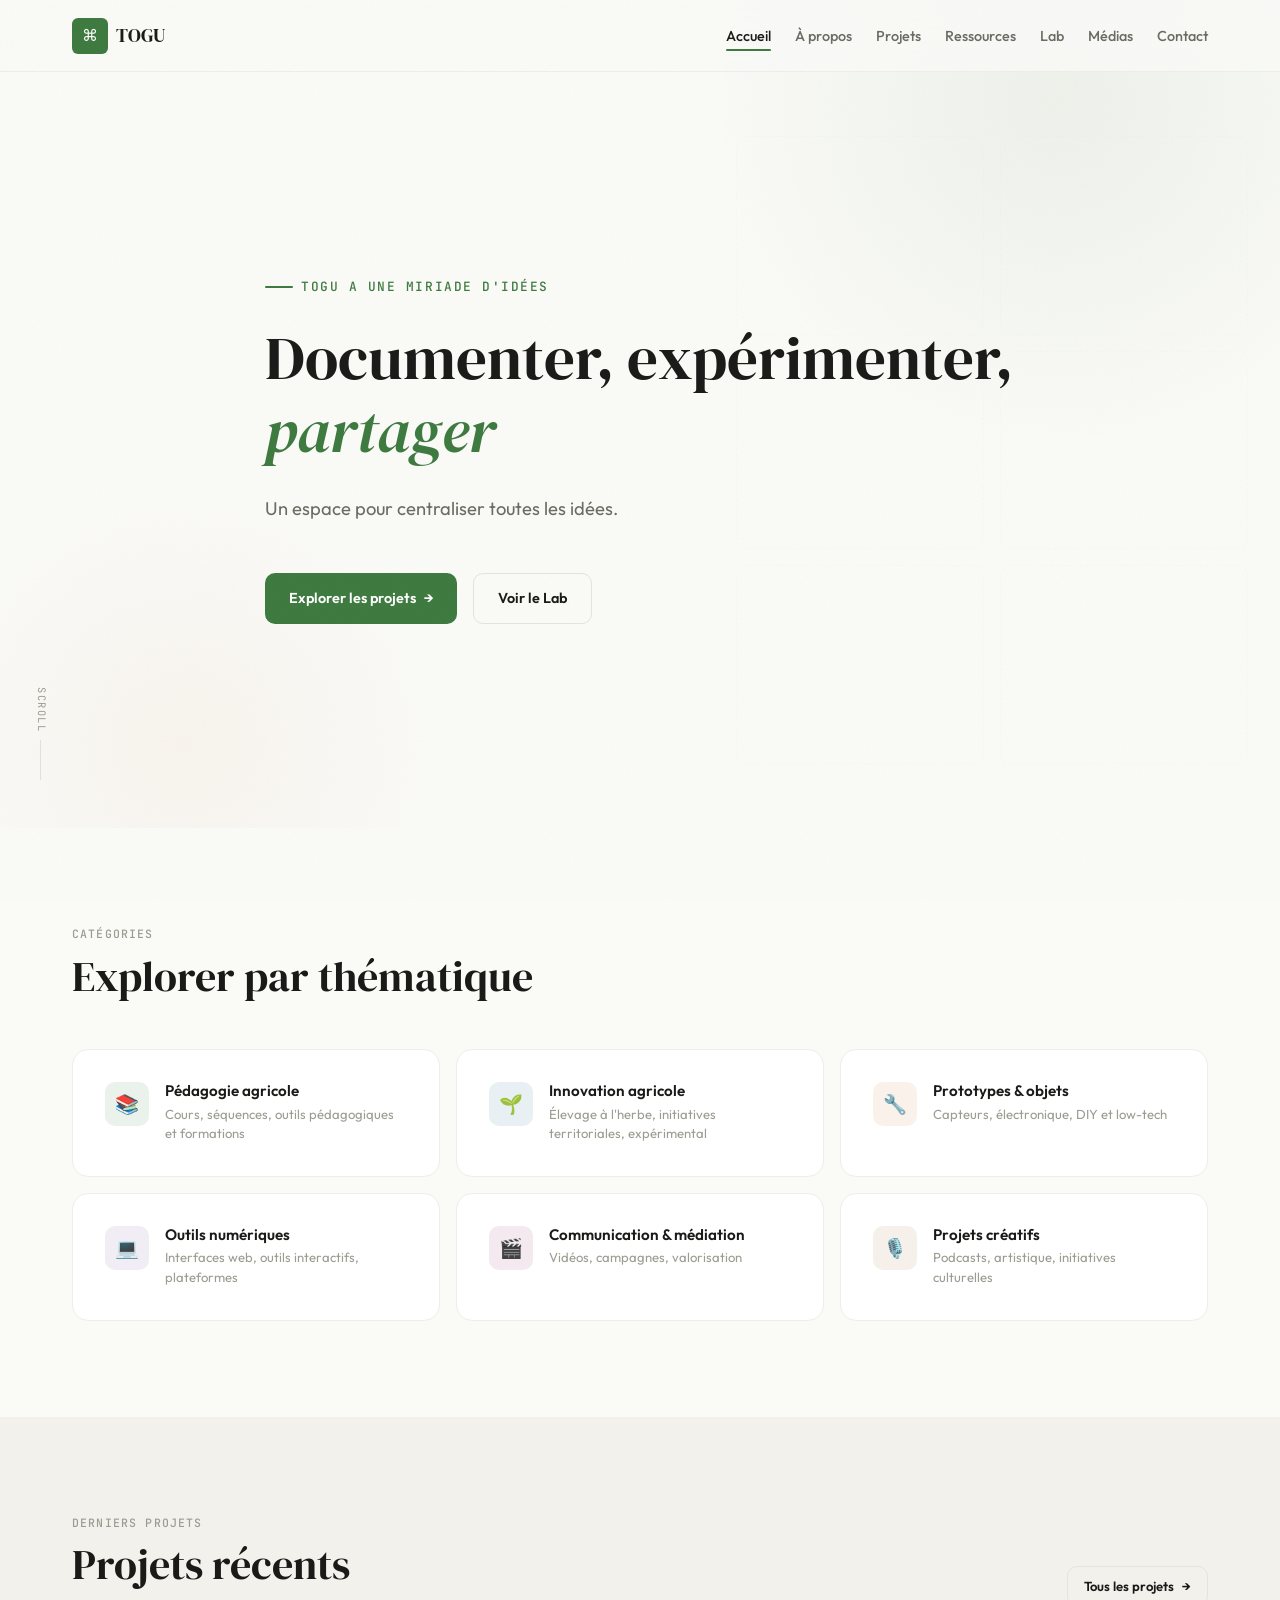
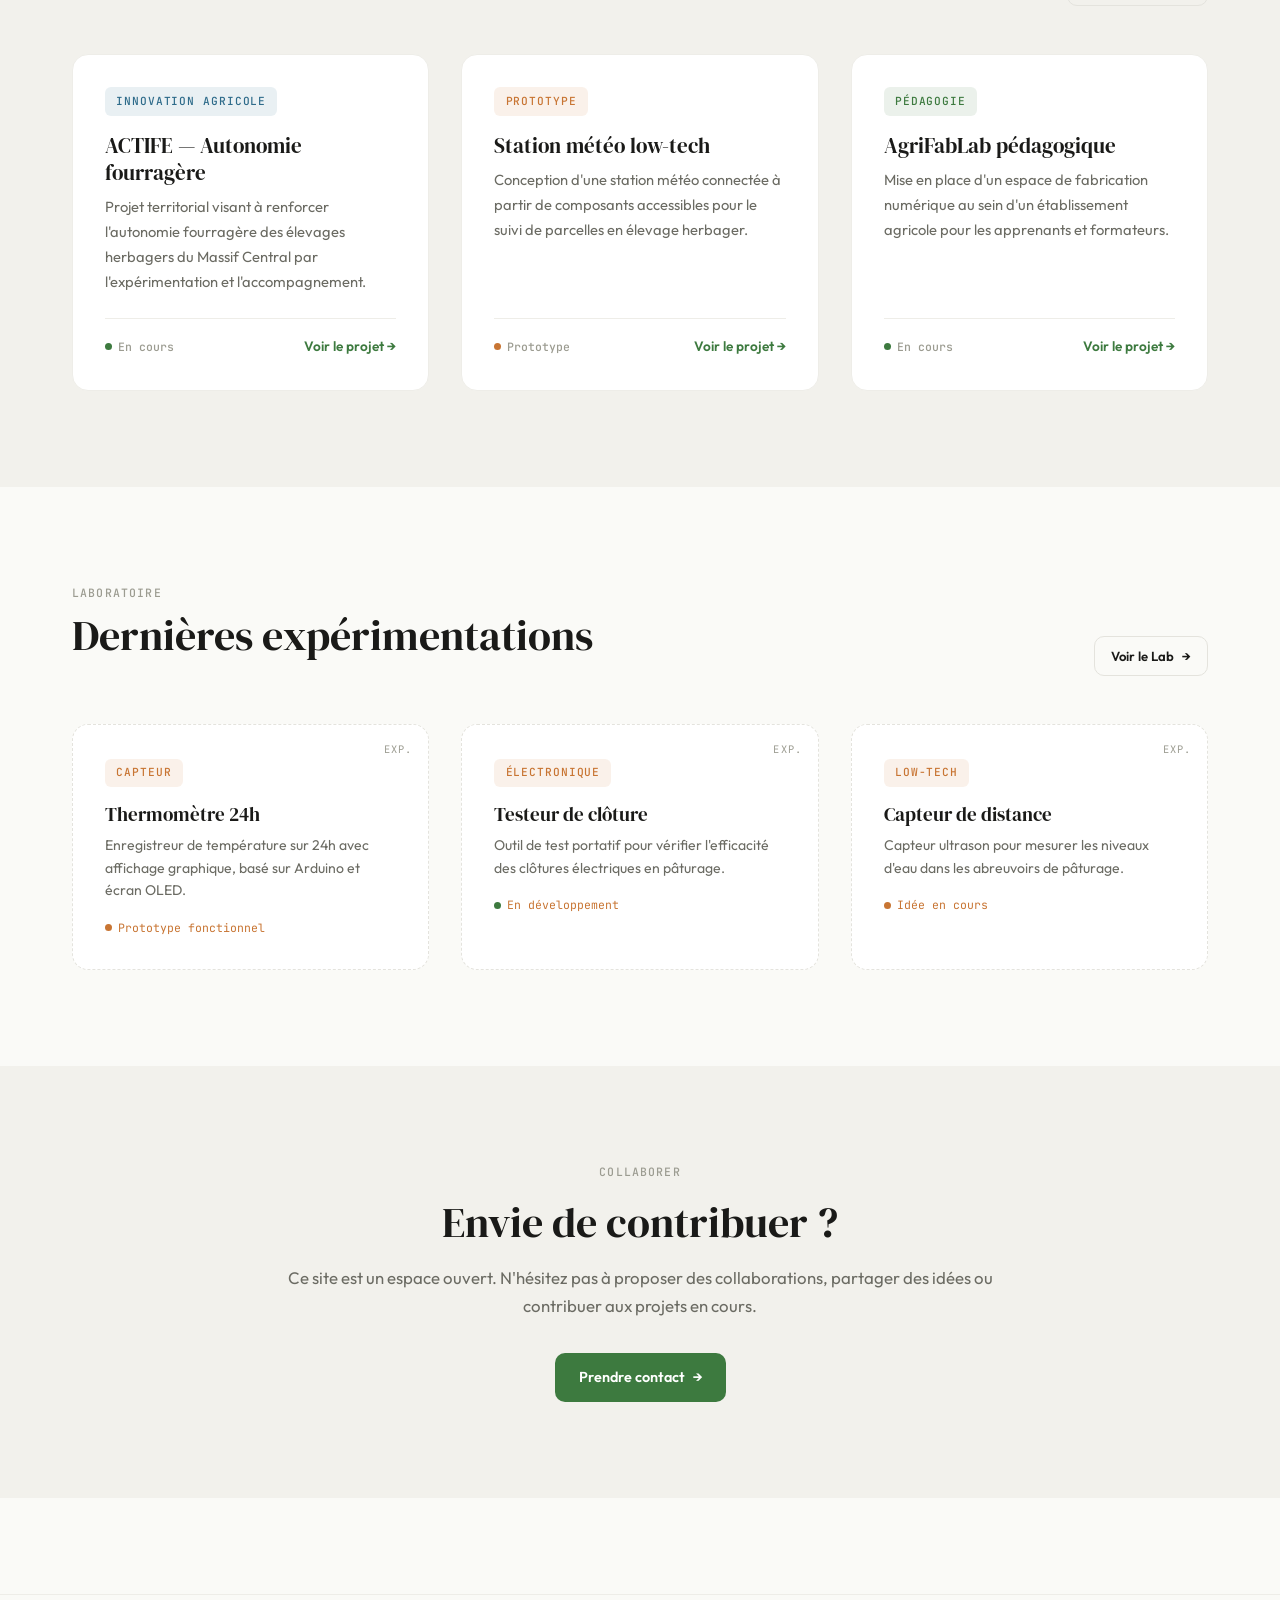
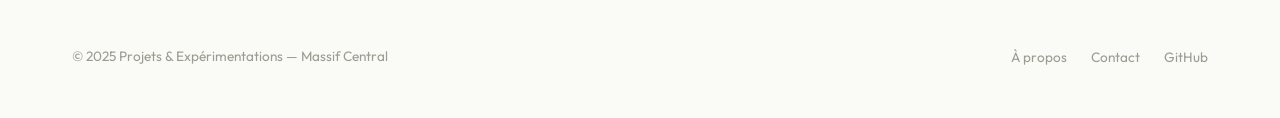
<file: index.html>
<!DOCTYPE html>
<html lang="fr">
<head>
  <meta charset="UTF-8">
  <meta name="viewport" content="width=device-width, initial-scale=1.0">
  <title>TOGU</title>
  <meta name="description" content="Projets autour de la pédagogie agricole, l'innovation en élevage herbager, l'expérimentation technique et le numérique au service de l'agriculture.">
  <link rel="stylesheet" href="style.css">
</head>
<body>

  <nav class="nav">
    <div class="container">
      <a href="index.html" class="nav-logo">
        <div class="logo-icon">⌘</div>
        <span>TOGU</span>
      </a>
      <ul class="nav-links">
        <li><a href="index.html">Accueil</a></li>
        <li><a href="a-propos.html">À propos</a></li>
        <li><a href="projets.html">Projets</a></li>
        <li><a href="ressources.html">Ressources</a></li>
        <li><a href="lab.html">Lab</a></li>
        <li><a href="medias.html">Médias</a></li>
        <li><a href="contact.html">Contact</a></li>
      </ul>
      <button class="nav-burger" aria-label="Menu"><span></span><span></span><span></span></button>
    </div>
  </nav>

  <!-- Hero -->
  <section class="hero">
    <div class="container">
      <div class="hero-content">
        <div class="hero-eyebrow fade-up">Togu a une miriade d'idées</div>
        <h1 class="fade-up stagger-1">Documenter, expérimenter, <em>partager</em></h1>
        <p class="hero-description fade-up stagger-2">
          Un espace pour centraliser toutes les idées.
        </p>
        <div class="hero-actions fade-up stagger-3">
          <a href="projets.html" class="btn btn-primary">Explorer les projets <span class="arrow">→</span></a>
          <a href="lab.html" class="btn btn-outline">Voir le Lab</a>
        </div>
      </div>
    </div>
    <div class="hero-grid"><div class="hero-grid-item"></div><div class="hero-grid-item"></div><div class="hero-grid-item"></div><div class="hero-grid-item"></div><div class="hero-grid-item"></div><div class="hero-grid-item"></div></div>
    <div class="scroll-indicator"><span>scroll</span><div class="scroll-line"></div></div>
  </section>

  <!-- Categories -->
  <section class="section">
    <div class="container">
      <div class="section-header fade-up">
        <span class="label">Catégories</span>
        <h2>Explorer par thématique</h2>
      </div>
      <div class="categories-grid">
        <a href="projets.html" class="category-card fade-up stagger-1">
          <div class="category-icon" style="background:rgba(61,122,63,0.1);color:var(--c-tag-pedagogy)">📚</div>
          <div><h4>Pédagogie agricole</h4><p>Cours, séquences, outils pédagogiques et formations</p></div>
        </a>
        <a href="projets.html" class="category-card fade-up stagger-2">
          <div class="category-icon" style="background:rgba(46,107,138,0.1);color:var(--c-tag-innovation)">🌱</div>
          <div><h4>Innovation agricole</h4><p>Élevage à l'herbe, initiatives territoriales, expérimental</p></div>
        </a>
        <a href="lab.html" class="category-card fade-up stagger-3">
          <div class="category-icon" style="background:rgba(200,117,51,0.1);color:var(--c-tag-prototype)">🔧</div>
          <div><h4>Prototypes & objets</h4><p>Capteurs, électronique, DIY et low-tech</p></div>
        </a>
        <a href="projets.html" class="category-card fade-up stagger-4">
          <div class="category-icon" style="background:rgba(107,76,154,0.1);color:var(--c-tag-numeric)">💻</div>
          <div><h4>Outils numériques</h4><p>Interfaces web, outils interactifs, plateformes</p></div>
        </a>
        <a href="medias.html" class="category-card fade-up stagger-5">
          <div class="category-icon" style="background:rgba(138,46,90,0.1);color:var(--c-tag-media)">🎬</div>
          <div><h4>Communication & médiation</h4><p>Vidéos, campagnes, valorisation</p></div>
        </a>
        <a href="projets.html" class="category-card fade-up stagger-6">
          <div class="category-icon" style="background:rgba(154,107,46,0.1);color:var(--c-tag-creative)">🎙️</div>
          <div><h4>Projets créatifs</h4><p>Podcasts, artistique, initiatives culturelles</p></div>
        </a>
      </div>
    </div>
  </section>

  <!-- Projets récents -->
  <section class="section" style="background:var(--c-bg-alt)">
    <div class="container">
      <div class="section-header-row fade-up">
        <div class="section-header" style="margin-bottom:0">
          <span class="label">Derniers projets</span>
          <h2>Projets récents</h2>
        </div>
        <a href="projets.html" class="btn btn-outline btn-sm">Tous les projets <span class="arrow">→</span></a>
      </div>
      <div class="grid-3" style="margin-top:var(--s-2xl)">
        <div class="project-card fade-up stagger-1" style="--card-accent:var(--c-tag-innovation)">
          <span class="card-tag tag-innovation">Innovation agricole</span>
          <h3 class="card-title">ACTIFE — Autonomie fourragère</h3>
          <p class="card-description">Projet territorial visant à renforcer l'autonomie fourragère des élevages herbagers du Massif Central par l'expérimentation et l'accompagnement.</p>
          <div class="card-meta">
            <span class="card-status"><span class="status-dot status-active"></span> En cours</span>
            <a href="projet-detail.html" class="card-link">Voir le projet →</a>
          </div>
        </div>
        <div class="project-card fade-up stagger-2" style="--card-accent:var(--c-tag-prototype)">
          <span class="card-tag tag-prototype">Prototype</span>
          <h3 class="card-title">Station météo low-tech</h3>
          <p class="card-description">Conception d'une station météo connectée à partir de composants accessibles pour le suivi de parcelles en élevage herbager.</p>
          <div class="card-meta">
            <span class="card-status"><span class="status-dot status-prototype"></span> Prototype</span>
            <a href="projet-detail.html" class="card-link">Voir le projet →</a>
          </div>
        </div>
        <div class="project-card fade-up stagger-3" style="--card-accent:var(--c-tag-pedagogy)">
          <span class="card-tag tag-pedagogy">Pédagogie</span>
          <h3 class="card-title">AgriFabLab pédagogique</h3>
          <p class="card-description">Mise en place d'un espace de fabrication numérique au sein d'un établissement agricole pour les apprenants et formateurs.</p>
          <div class="card-meta">
            <span class="card-status"><span class="status-dot status-active"></span> En cours</span>
            <a href="projet-detail.html" class="card-link">Voir le projet →</a>
          </div>
        </div>
      </div>
    </div>
  </section>

  <!-- Lab preview -->
  <section class="section">
    <div class="container">
      <div class="section-header-row fade-up">
        <div class="section-header" style="margin-bottom:0">
          <span class="label">Laboratoire</span>
          <h2>Dernières expérimentations</h2>
        </div>
        <a href="lab.html" class="btn btn-outline btn-sm">Voir le Lab <span class="arrow">→</span></a>
      </div>
      <div class="grid-3" style="margin-top:var(--s-2xl)">
        <div class="lab-card fade-up stagger-1">
          <span class="card-tag">Capteur</span>
          <h4>Thermomètre 24h</h4>
          <p>Enregistreur de température sur 24h avec affichage graphique, basé sur Arduino et écran OLED.</p>
          <div class="lab-status"><span class="status-dot status-prototype"></span> Prototype fonctionnel</div>
        </div>
        <div class="lab-card fade-up stagger-2">
          <span class="card-tag">Électronique</span>
          <h4>Testeur de clôture</h4>
          <p>Outil de test portatif pour vérifier l'efficacité des clôtures électriques en pâturage.</p>
          <div class="lab-status"><span class="status-dot status-active"></span> En développement</div>
        </div>
        <div class="lab-card fade-up stagger-3">
          <span class="card-tag">Low-tech</span>
          <h4>Capteur de distance</h4>
          <p>Capteur ultrason pour mesurer les niveaux d'eau dans les abreuvoirs de pâturage.</p>
          <div class="lab-status"><span class="status-dot status-prototype"></span> Idée en cours</div>
        </div>
      </div>
    </div>
  </section>

  <!-- CTA -->
  <section class="section" style="background:var(--c-bg-alt)">
    <div class="container" style="text-align:center">
      <div class="fade-up">
        <span class="label" style="display:block;margin-bottom:var(--s-md)">Collaborer</span>
        <h2 style="margin-bottom:var(--s-md)">Envie de contribuer ?</h2>
        <p style="color:var(--c-text-secondary);font-size:1.05rem;margin:0 auto var(--s-xl)">
          Ce site est un espace ouvert. N'hésitez pas à proposer des collaborations, 
          partager des idées ou contribuer aux projets en cours.
        </p>
        <a href="contact.html" class="btn btn-primary">Prendre contact <span class="arrow">→</span></a>
      </div>
    </div>
  </section>

  <footer class="footer">
    <div class="container">
      <div class="footer-content">
        <span class="footer-text">© 2025 Projets & Expérimentations — Massif Central</span>
        <ul class="footer-links">
          <li><a href="a-propos.html">À propos</a></li>
          <li><a href="contact.html">Contact</a></li>
          <li><a href="https://github.com" target="_blank" rel="noopener">GitHub</a></li>
        </ul>
      </div>
    </div>
  </footer>

  <script src="main.js"></script>
</body>
</html>
</file>
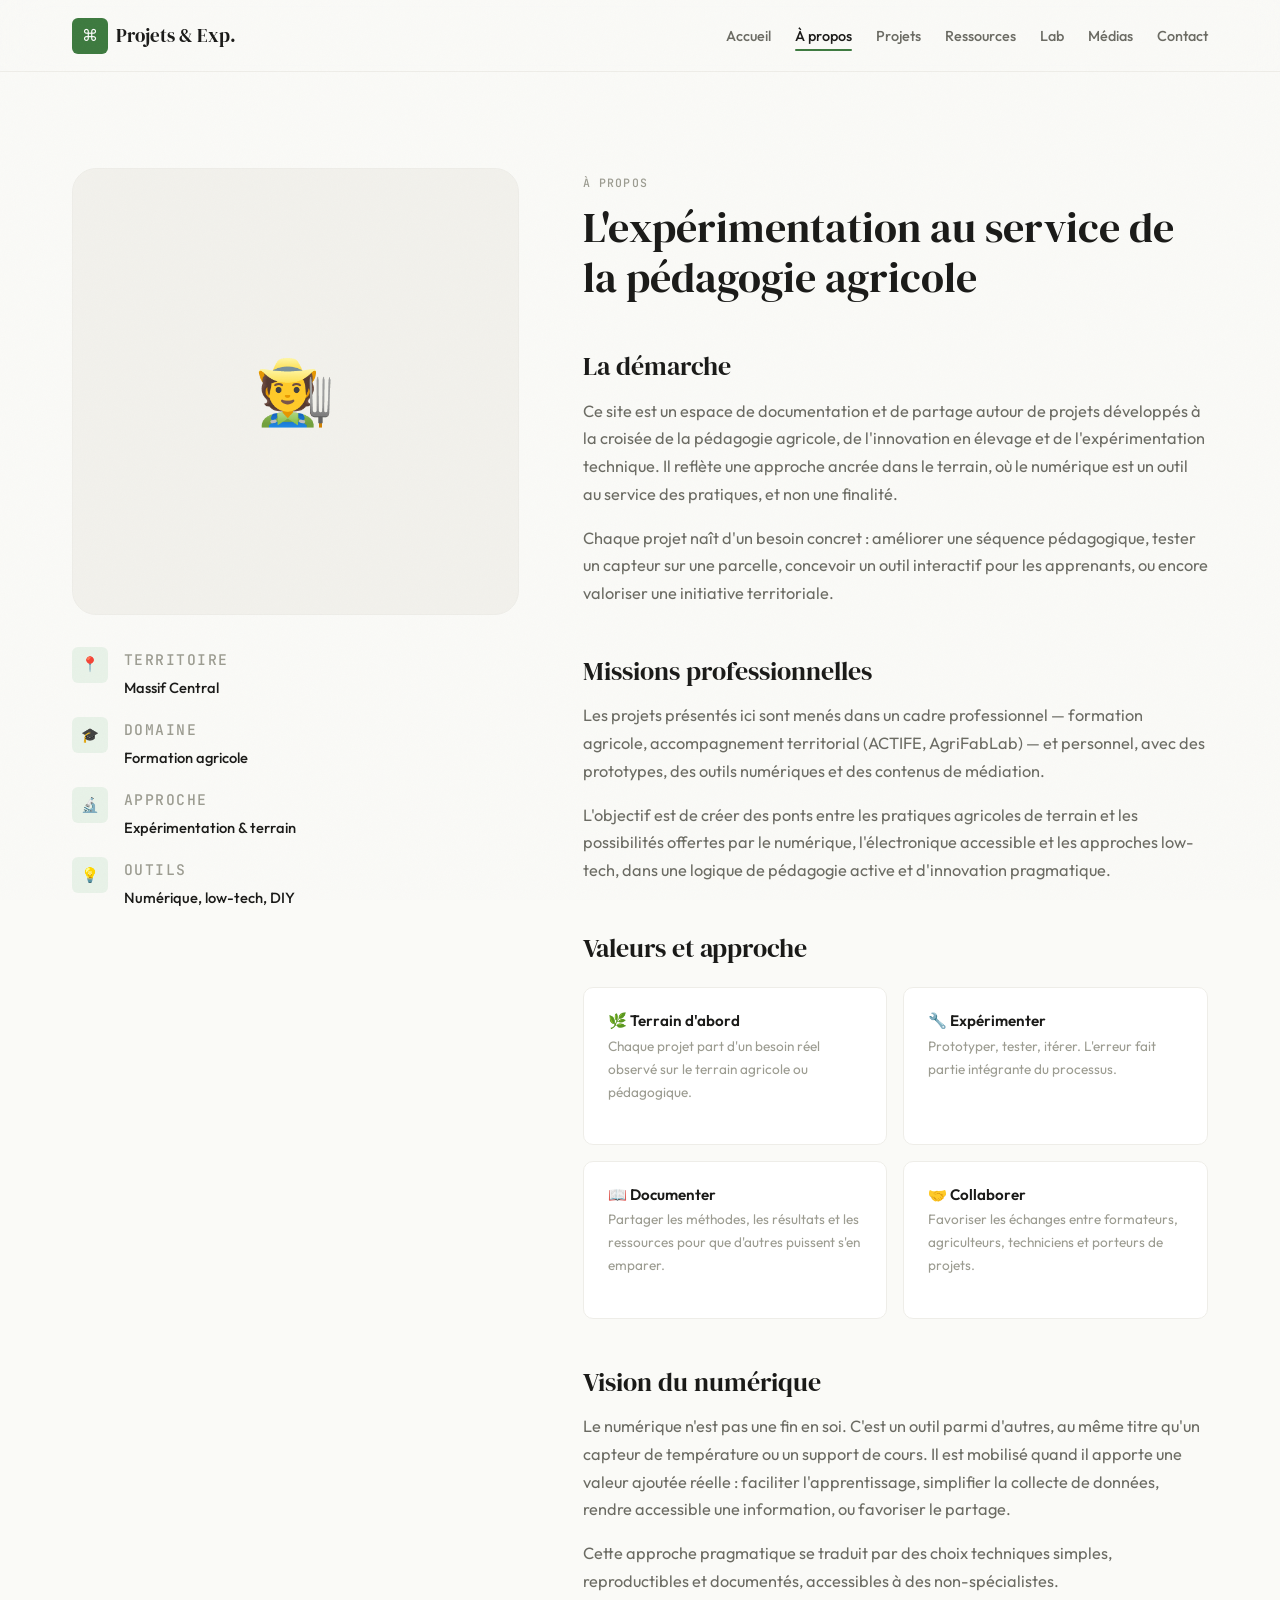
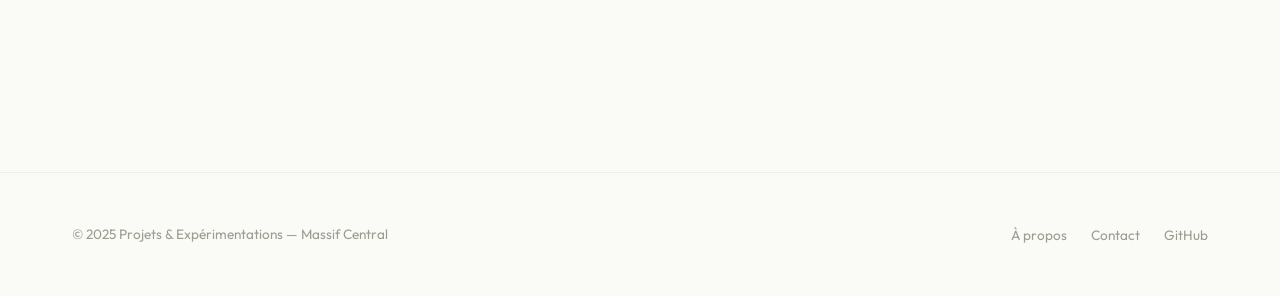
<file: a-propos.html>
<!DOCTYPE html>
<html lang="fr">
<head>
  <meta charset="UTF-8">
  <meta name="viewport" content="width=device-width, initial-scale=1.0">
  <title>À propos — Projets & Expérimentations</title>
  <link rel="stylesheet" href="style.css">
</head>
<body>

  <nav class="nav">
    <div class="container">
      <a href="index.html" class="nav-logo"><div class="logo-icon">⌘</div><span>Projets & Exp.</span></a>
      <ul class="nav-links">
        <li><a href="index.html">Accueil</a></li>
        <li><a href="a-propos.html">À propos</a></li>
        <li><a href="projets.html">Projets</a></li>
        <li><a href="ressources.html">Ressources</a></li>
        <li><a href="lab.html">Lab</a></li>
        <li><a href="medias.html">Médias</a></li>
        <li><a href="contact.html">Contact</a></li>
      </ul>
      <button class="nav-burger" aria-label="Menu"><span></span><span></span><span></span></button>
    </div>
  </nav>

  <section class="about-hero">
    <div class="container">
      <div class="about-content">
        <div class="about-sidebar fade-up">
          <div class="about-avatar">🧑‍🌾</div>
          <div class="about-details">
            <div class="about-detail">
              <div class="about-detail-icon">📍</div>
              <div class="about-detail-text"><span class="label">Territoire</span><span>Massif Central</span></div>
            </div>
            <div class="about-detail">
              <div class="about-detail-icon">🎓</div>
              <div class="about-detail-text"><span class="label">Domaine</span><span>Formation agricole</span></div>
            </div>
            <div class="about-detail">
              <div class="about-detail-icon">🔬</div>
              <div class="about-detail-text"><span class="label">Approche</span><span>Expérimentation & terrain</span></div>
            </div>
            <div class="about-detail">
              <div class="about-detail-icon">💡</div>
              <div class="about-detail-text"><span class="label">Outils</span><span>Numérique, low-tech, DIY</span></div>
            </div>
          </div>
        </div>

        <div class="about-text fade-up stagger-1">
          <span class="label">À propos</span>
          <h2 style="margin-top:var(--s-sm)">L'expérimentation au service de la pédagogie agricole</h2>

          <h3>La démarche</h3>
          <p>Ce site est un espace de documentation et de partage autour de projets développés à la croisée de la pédagogie agricole, de l'innovation en élevage et de l'expérimentation technique. Il reflète une approche ancrée dans le terrain, où le numérique est un outil au service des pratiques, et non une finalité.</p>
          <p>Chaque projet naît d'un besoin concret : améliorer une séquence pédagogique, tester un capteur sur une parcelle, concevoir un outil interactif pour les apprenants, ou encore valoriser une initiative territoriale.</p>

          <h3>Missions professionnelles</h3>
          <p>Les projets présentés ici sont menés dans un cadre professionnel — formation agricole, accompagnement territorial (ACTIFE, AgriFabLab) — et personnel, avec des prototypes, des outils numériques et des contenus de médiation.</p>
          <p>L'objectif est de créer des ponts entre les pratiques agricoles de terrain et les possibilités offertes par le numérique, l'électronique accessible et les approches low-tech, dans une logique de pédagogie active et d'innovation pragmatique.</p>

          <h3>Valeurs et approche</h3>
          <div class="values-grid">
            <div class="value-item"><h4>🌿 Terrain d'abord</h4><p>Chaque projet part d'un besoin réel observé sur le terrain agricole ou pédagogique.</p></div>
            <div class="value-item"><h4>🔧 Expérimenter</h4><p>Prototyper, tester, itérer. L'erreur fait partie intégrante du processus.</p></div>
            <div class="value-item"><h4>📖 Documenter</h4><p>Partager les méthodes, les résultats et les ressources pour que d'autres puissent s'en emparer.</p></div>
            <div class="value-item"><h4>🤝 Collaborer</h4><p>Favoriser les échanges entre formateurs, agriculteurs, techniciens et porteurs de projets.</p></div>
          </div>

          <h3>Vision du numérique</h3>
          <p>Le numérique n'est pas une fin en soi. C'est un outil parmi d'autres, au même titre qu'un capteur de température ou un support de cours. Il est mobilisé quand il apporte une valeur ajoutée réelle : faciliter l'apprentissage, simplifier la collecte de données, rendre accessible une information, ou favoriser le partage.</p>
          <p>Cette approche pragmatique se traduit par des choix techniques simples, reproductibles et documentés, accessibles à des non-spécialistes.</p>
        </div>
      </div>
    </div>
  </section>

  <footer class="footer">
    <div class="container">
      <div class="footer-content">
        <span class="footer-text">© 2025 Projets & Expérimentations — Massif Central</span>
        <ul class="footer-links">
          <li><a href="a-propos.html">À propos</a></li>
          <li><a href="contact.html">Contact</a></li>
          <li><a href="https://github.com" target="_blank" rel="noopener">GitHub</a></li>
        </ul>
      </div>
    </div>
  </footer>
  <script src="main.js"></script>
</body>
</html>
</file>
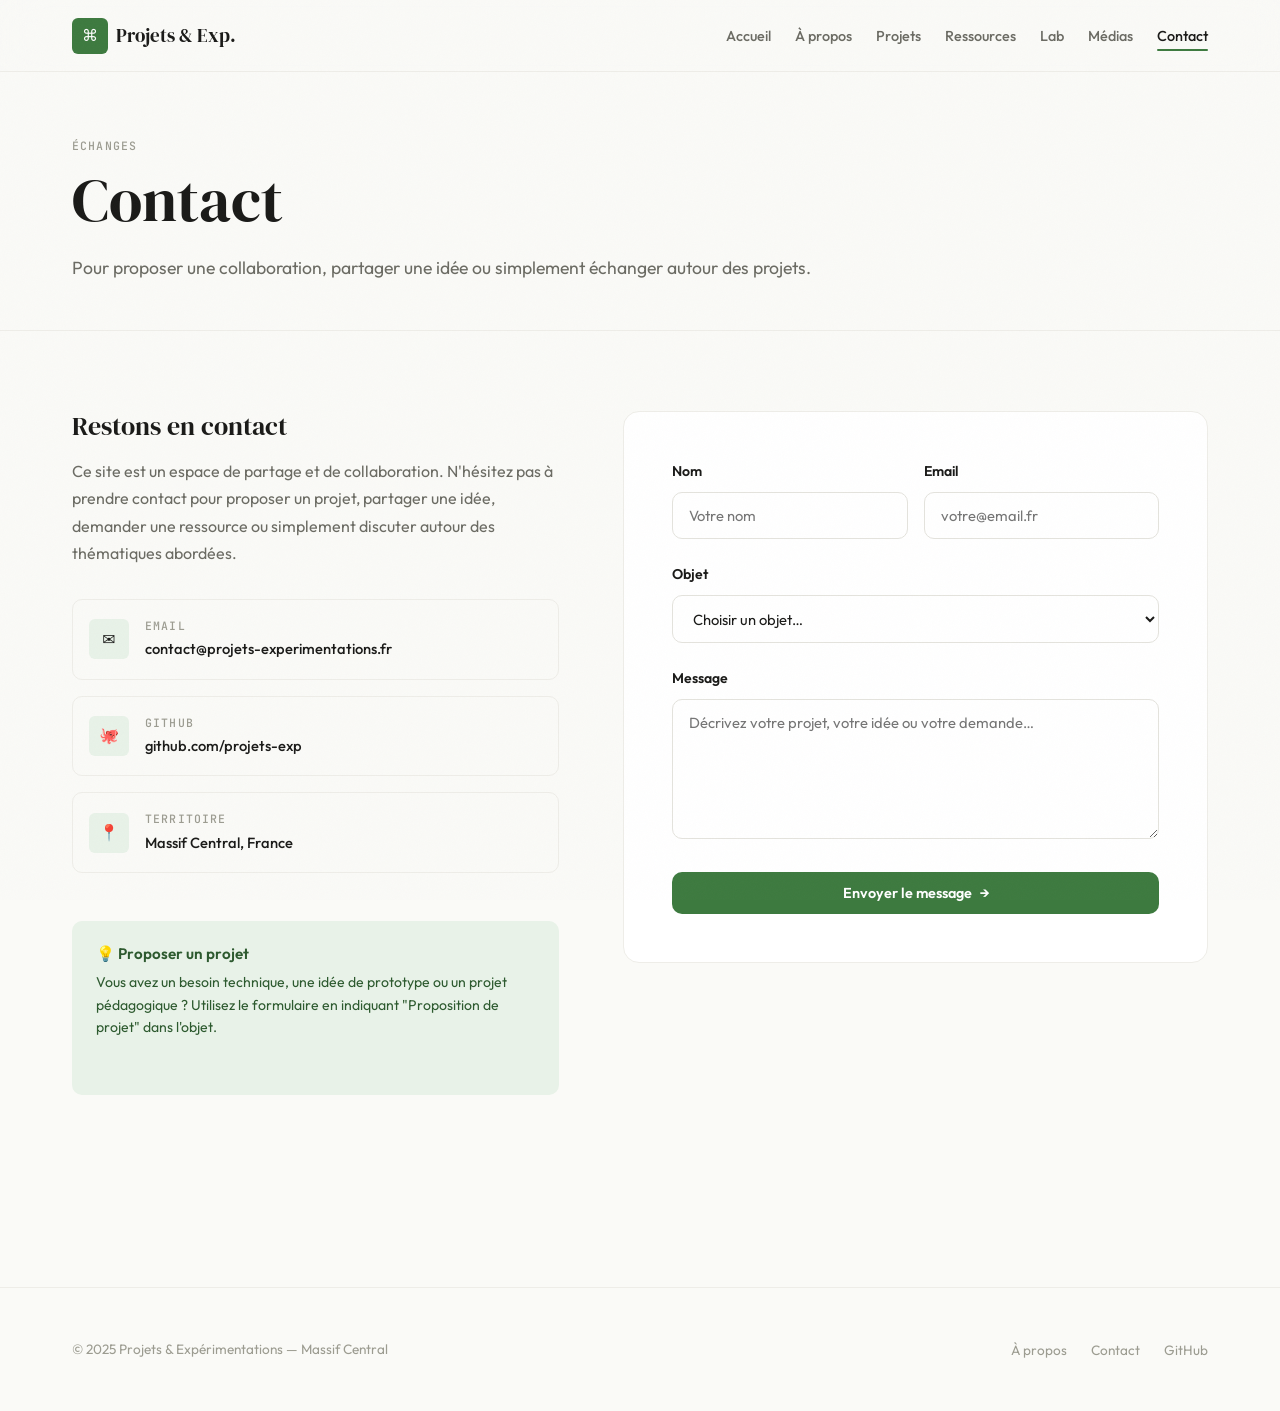
<file: contact.html>
<!DOCTYPE html>
<html lang="fr">
<head>
  <meta charset="UTF-8">
  <meta name="viewport" content="width=device-width, initial-scale=1.0">
  <title>Contact — Projets & Expérimentations</title>
  <link rel="stylesheet" href="style.css">
</head>
<body>

  <nav class="nav">
    <div class="container">
      <a href="index.html" class="nav-logo"><div class="logo-icon">⌘</div><span>Projets & Exp.</span></a>
      <ul class="nav-links">
        <li><a href="index.html">Accueil</a></li>
        <li><a href="a-propos.html">À propos</a></li>
        <li><a href="projets.html">Projets</a></li>
        <li><a href="ressources.html">Ressources</a></li>
        <li><a href="lab.html">Lab</a></li>
        <li><a href="medias.html">Médias</a></li>
        <li><a href="contact.html">Contact</a></li>
      </ul>
      <button class="nav-burger" aria-label="Menu"><span></span><span></span><span></span></button>
    </div>
  </nav>

  <div class="page-header">
    <div class="container">
      <span class="label fade-up">Échanges</span>
      <h1 class="fade-up stagger-1">Contact</h1>
      <p class="fade-up stagger-2">Pour proposer une collaboration, partager une idée ou simplement échanger autour des projets.</p>
    </div>
  </div>

  <section class="section" style="padding-top:var(--s-xl)">
    <div class="container">
      <div class="contact-grid">
        <div class="contact-info fade-up">
          <h3>Restons en contact</h3>
          <p>Ce site est un espace de partage et de collaboration. N'hésitez pas à prendre contact pour proposer un projet, partager une idée, demander une ressource ou simplement discuter autour des thématiques abordées.</p>
          <div class="contact-methods">
            <div class="contact-method">
              <div class="contact-method-icon">✉️</div>
              <div><div class="label">Email</div><span style="font-size:0.92rem;font-weight:500">contact@projets-experimentations.fr</span></div>
            </div>
            <div class="contact-method">
              <div class="contact-method-icon">🐙</div>
              <div><div class="label">GitHub</div><span style="font-size:0.92rem;font-weight:500">github.com/projets-exp</span></div>
            </div>
            <div class="contact-method">
              <div class="contact-method-icon">📍</div>
              <div><div class="label">Territoire</div><span style="font-size:0.92rem;font-weight:500">Massif Central, France</span></div>
            </div>
          </div>
          <div style="margin-top:var(--s-2xl);padding:var(--s-lg);background:var(--c-accent-light);border-radius:var(--r-md)">
            <h4 style="font-family:var(--f-body);font-weight:600;font-size:0.95rem;margin-bottom:var(--s-sm);color:var(--c-accent-dark)">💡 Proposer un projet</h4>
            <p style="font-size:0.88rem;color:var(--c-accent-dark);line-height:1.6">Vous avez un besoin technique, une idée de prototype ou un projet pédagogique ? Utilisez le formulaire en indiquant "Proposition de projet" dans l'objet.</p>
          </div>
        </div>

        <div class="fade-up stagger-1">
          <div style="background:var(--c-bg-card);border:1px solid var(--c-border-light);border-radius:var(--r-lg);padding:var(--s-2xl)">
            <div class="form-row">
              <div class="form-group"><label for="name">Nom</label><input type="text" id="name" placeholder="Votre nom"></div>
              <div class="form-group"><label for="email">Email</label><input type="email" id="email" placeholder="votre@email.fr"></div>
            </div>
            <div class="form-group">
              <label for="subject">Objet</label>
              <select id="subject">
                <option value="">Choisir un objet…</option>
                <option value="collaboration">Proposition de collaboration</option>
                <option value="projet">Proposition de projet</option>
                <option value="question">Question</option>
                <option value="ressource">Demande de ressource</option>
                <option value="autre">Autre</option>
              </select>
            </div>
            <div class="form-group"><label for="message">Message</label><textarea id="message" placeholder="Décrivez votre projet, votre idée ou votre demande…"></textarea></div>
            <button class="btn btn-primary" style="width:100%;justify-content:center" onclick="handleSubmit()">Envoyer le message <span class="arrow">→</span></button>
            <p id="form-feedback" style="display:none;margin-top:var(--s-md);font-size:0.88rem;text-align:center;color:var(--c-accent)"></p>
          </div>
        </div>
      </div>
    </div>
  </section>

  <footer class="footer">
    <div class="container">
      <div class="footer-content">
        <span class="footer-text">© 2025 Projets & Expérimentations — Massif Central</span>
        <ul class="footer-links">
          <li><a href="a-propos.html">À propos</a></li>
          <li><a href="contact.html">Contact</a></li>
          <li><a href="https://github.com" target="_blank" rel="noopener">GitHub</a></li>
        </ul>
      </div>
    </div>
  </footer>
  <script src="main.js"></script>
  <script>
    function handleSubmit() {
      const name = document.getElementById('name').value;
      const email = document.getElementById('email').value;
      const message = document.getElementById('message').value;
      const feedback = document.getElementById('form-feedback');
      if (!name || !email || !message) {
        feedback.style.display = 'block';
        feedback.style.color = 'var(--c-highlight)';
        feedback.textContent = 'Merci de remplir tous les champs obligatoires.';
        return;
      }
      feedback.style.display = 'block';
      feedback.style.color = 'var(--c-accent)';
      feedback.textContent = '✓ Message envoyé ! Merci pour votre intérêt, je vous répondrai rapidement.';
      document.getElementById('name').value = '';
      document.getElementById('email').value = '';
      document.getElementById('message').value = '';
      document.getElementById('subject').selectedIndex = 0;
    }
  </script>
</body>
</html>
</file>
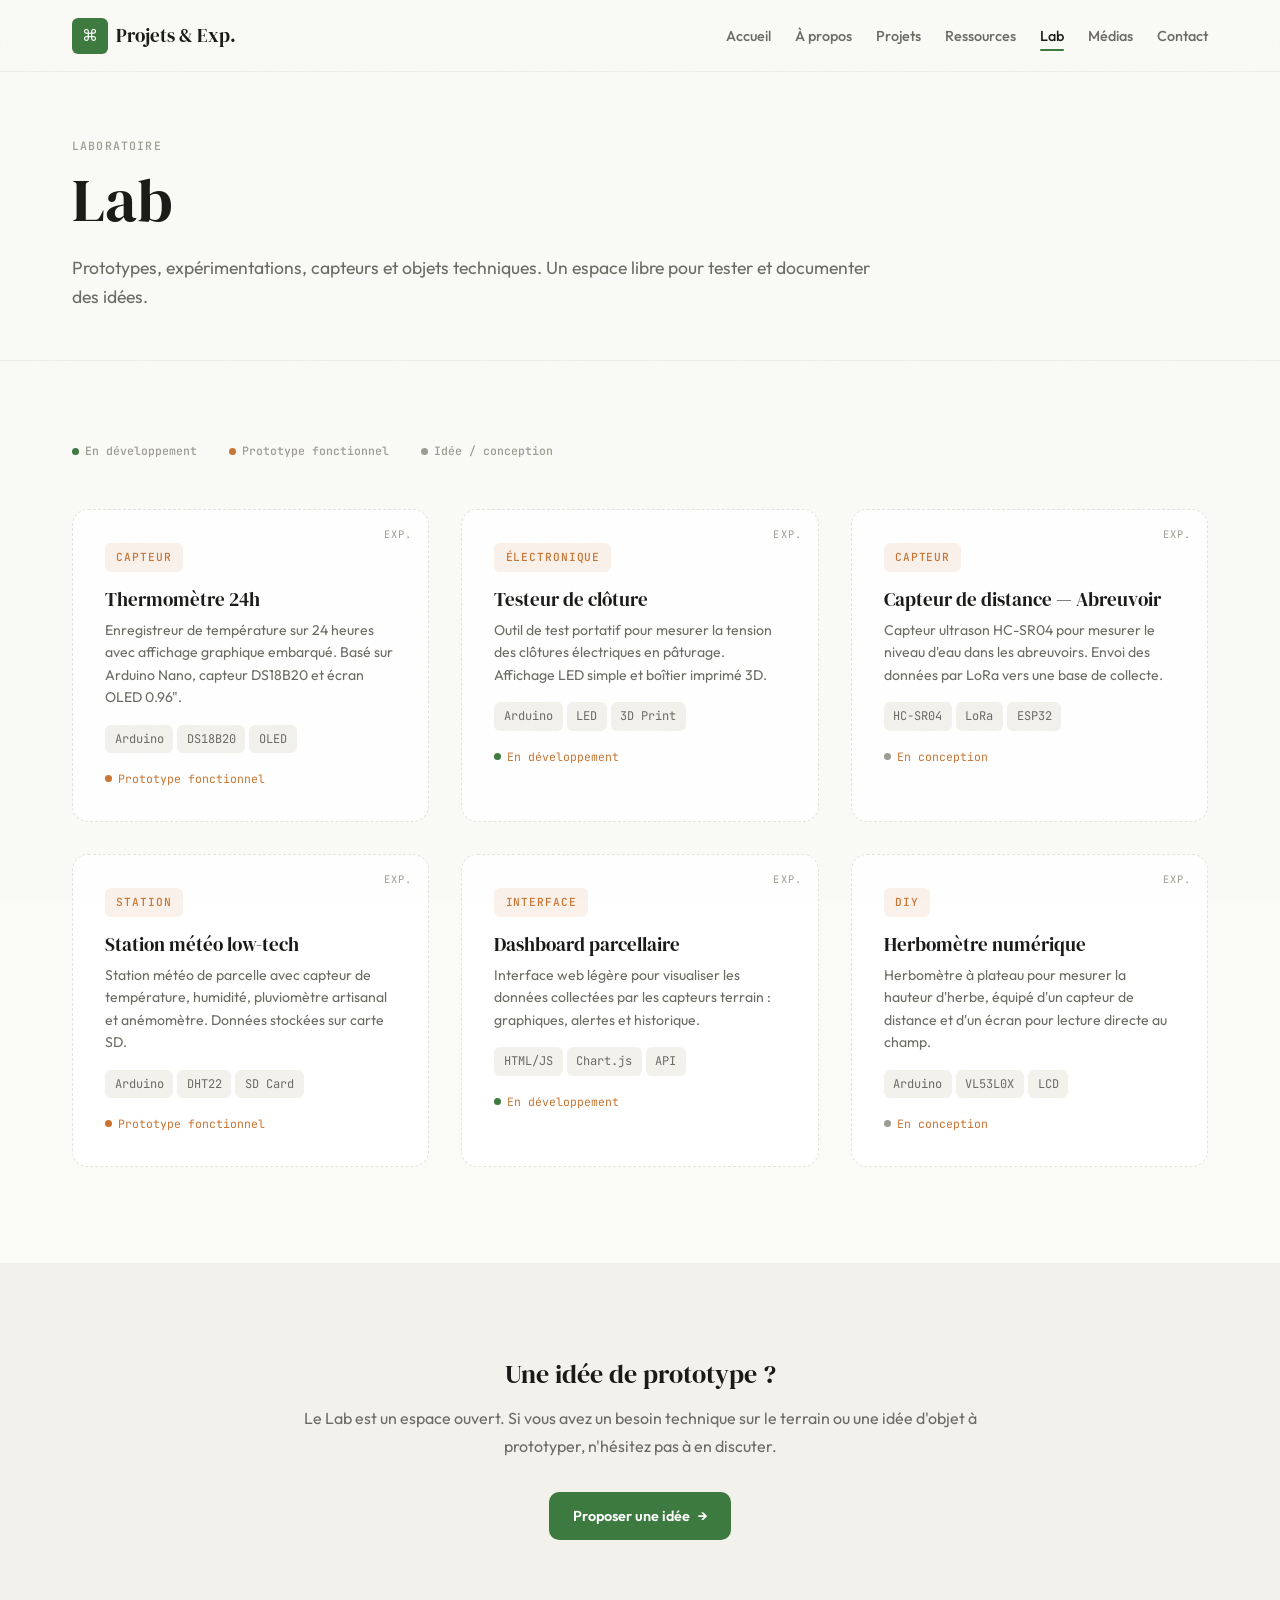
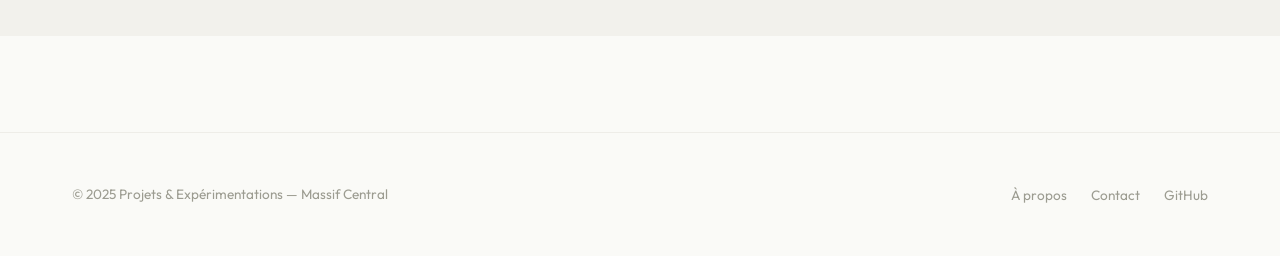
<file: lab.html>
<!DOCTYPE html>
<html lang="fr">
<head>
  <meta charset="UTF-8">
  <meta name="viewport" content="width=device-width, initial-scale=1.0">
  <title>Lab — Projets & Expérimentations</title>
  <link rel="stylesheet" href="style.css">
</head>
<body>

  <nav class="nav">
    <div class="container">
      <a href="index.html" class="nav-logo"><div class="logo-icon">⌘</div><span>Projets & Exp.</span></a>
      <ul class="nav-links">
        <li><a href="index.html">Accueil</a></li>
        <li><a href="a-propos.html">À propos</a></li>
        <li><a href="projets.html">Projets</a></li>
        <li><a href="ressources.html">Ressources</a></li>
        <li><a href="lab.html">Lab</a></li>
        <li><a href="medias.html">Médias</a></li>
        <li><a href="contact.html">Contact</a></li>
      </ul>
      <button class="nav-burger" aria-label="Menu"><span></span><span></span><span></span></button>
    </div>
  </nav>

  <div class="page-header">
    <div class="container">
      <span class="label fade-up">Laboratoire</span>
      <h1 class="fade-up stagger-1">Lab</h1>
      <p class="fade-up stagger-2">Prototypes, expérimentations, capteurs et objets techniques. Un espace libre pour tester et documenter des idées.</p>
    </div>
  </div>

  <section class="section" style="padding-top:var(--s-xl)">
    <div class="container">
      <div class="fade-up" style="display:flex;gap:var(--s-xl);margin-bottom:var(--s-2xl);flex-wrap:wrap">
        <span class="card-status"><span class="status-dot status-active"></span> En développement</span>
        <span class="card-status"><span class="status-dot status-prototype"></span> Prototype fonctionnel</span>
        <span class="card-status"><span class="status-dot status-done"></span> Idée / conception</span>
      </div>

      <div class="grid-3">
        <div class="lab-card fade-up">
          <span class="card-tag">Capteur</span>
          <h4>Thermomètre 24h</h4>
          <p>Enregistreur de température sur 24 heures avec affichage graphique embarqué. Basé sur Arduino Nano, capteur DS18B20 et écran OLED 0.96".</p>
          <div style="display:flex;flex-wrap:wrap;gap:var(--s-xs);margin-top:var(--s-md)"><span class="tech-tag">Arduino</span><span class="tech-tag">DS18B20</span><span class="tech-tag">OLED</span></div>
          <div class="lab-status"><span class="status-dot status-prototype"></span> Prototype fonctionnel</div>
        </div>

        <div class="lab-card fade-up">
          <span class="card-tag">Électronique</span>
          <h4>Testeur de clôture</h4>
          <p>Outil de test portatif pour mesurer la tension des clôtures électriques en pâturage. Affichage LED simple et boîtier imprimé 3D.</p>
          <div style="display:flex;flex-wrap:wrap;gap:var(--s-xs);margin-top:var(--s-md)"><span class="tech-tag">Arduino</span><span class="tech-tag">LED</span><span class="tech-tag">3D Print</span></div>
          <div class="lab-status"><span class="status-dot status-active"></span> En développement</div>
        </div>

        <div class="lab-card fade-up">
          <span class="card-tag">Capteur</span>
          <h4>Capteur de distance — Abreuvoir</h4>
          <p>Capteur ultrason HC-SR04 pour mesurer le niveau d'eau dans les abreuvoirs. Envoi des données par LoRa vers une base de collecte.</p>
          <div style="display:flex;flex-wrap:wrap;gap:var(--s-xs);margin-top:var(--s-md)"><span class="tech-tag">HC-SR04</span><span class="tech-tag">LoRa</span><span class="tech-tag">ESP32</span></div>
          <div class="lab-status"><span class="status-dot status-done"></span> En conception</div>
        </div>

        <div class="lab-card fade-up">
          <span class="card-tag">Station</span>
          <h4>Station météo low-tech</h4>
          <p>Station météo de parcelle avec capteur de température, humidité, pluviomètre artisanal et anémomètre. Données stockées sur carte SD.</p>
          <div style="display:flex;flex-wrap:wrap;gap:var(--s-xs);margin-top:var(--s-md)"><span class="tech-tag">Arduino</span><span class="tech-tag">DHT22</span><span class="tech-tag">SD Card</span></div>
          <div class="lab-status"><span class="status-dot status-prototype"></span> Prototype fonctionnel</div>
        </div>

        <div class="lab-card fade-up">
          <span class="card-tag">Interface</span>
          <h4>Dashboard parcellaire</h4>
          <p>Interface web légère pour visualiser les données collectées par les capteurs terrain : graphiques, alertes et historique.</p>
          <div style="display:flex;flex-wrap:wrap;gap:var(--s-xs);margin-top:var(--s-md)"><span class="tech-tag">HTML/JS</span><span class="tech-tag">Chart.js</span><span class="tech-tag">API</span></div>
          <div class="lab-status"><span class="status-dot status-active"></span> En développement</div>
        </div>

        <div class="lab-card fade-up">
          <span class="card-tag">DIY</span>
          <h4>Herbomètre numérique</h4>
          <p>Herbomètre à plateau pour mesurer la hauteur d'herbe, équipé d'un capteur de distance et d'un écran pour lecture directe au champ.</p>
          <div style="display:flex;flex-wrap:wrap;gap:var(--s-xs);margin-top:var(--s-md)"><span class="tech-tag">Arduino</span><span class="tech-tag">VL53L0X</span><span class="tech-tag">LCD</span></div>
          <div class="lab-status"><span class="status-dot status-done"></span> En conception</div>
        </div>
      </div>
    </div>
  </section>

  <section class="section" style="background:var(--c-bg-alt)">
    <div class="container" style="text-align:center">
      <div class="fade-up">
        <h3 style="margin-bottom:var(--s-md)">Une idée de prototype ?</h3>
        <p style="color:var(--c-text-secondary);margin:0 auto var(--s-xl)">Le Lab est un espace ouvert. Si vous avez un besoin technique sur le terrain ou une idée d'objet à prototyper, n'hésitez pas à en discuter.</p>
        <a href="contact.html" class="btn btn-primary">Proposer une idée <span class="arrow">→</span></a>
      </div>
    </div>
  </section>

  <footer class="footer">
    <div class="container">
      <div class="footer-content">
        <span class="footer-text">© 2025 Projets & Expérimentations — Massif Central</span>
        <ul class="footer-links">
          <li><a href="a-propos.html">À propos</a></li>
          <li><a href="contact.html">Contact</a></li>
          <li><a href="https://github.com" target="_blank" rel="noopener">GitHub</a></li>
        </ul>
      </div>
    </div>
  </footer>
  <script src="main.js"></script>
</body>
</html>
</file>
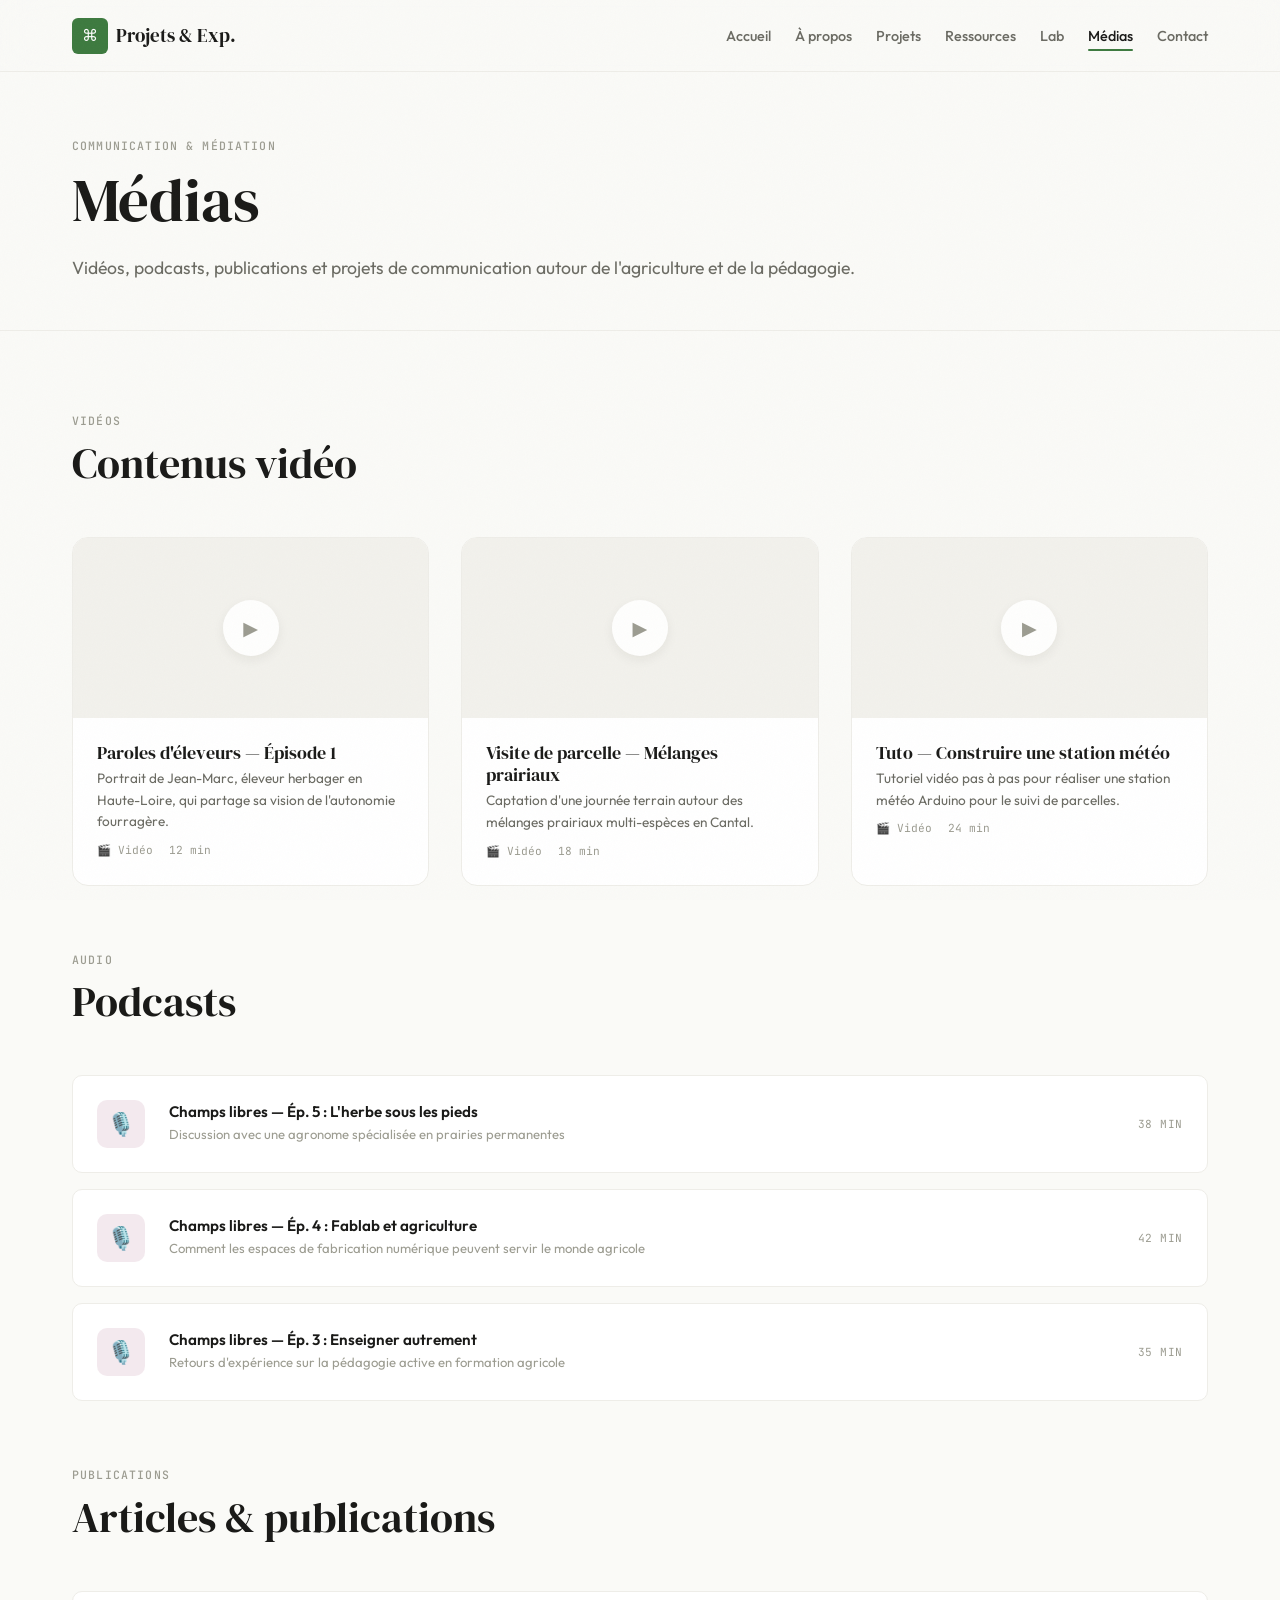
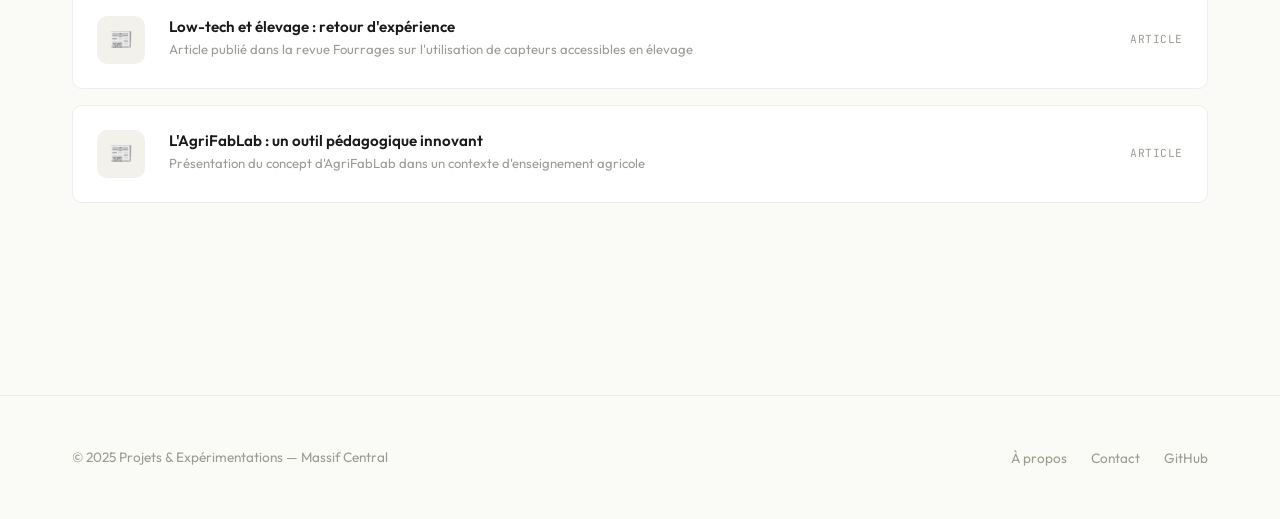
<file: medias.html>
<!DOCTYPE html>
<html lang="fr">
<head>
  <meta charset="UTF-8">
  <meta name="viewport" content="width=device-width, initial-scale=1.0">
  <title>Médias — Projets & Expérimentations</title>
  <link rel="stylesheet" href="style.css">
</head>
<body>

  <nav class="nav">
    <div class="container">
      <a href="index.html" class="nav-logo"><div class="logo-icon">⌘</div><span>Projets & Exp.</span></a>
      <ul class="nav-links">
        <li><a href="index.html">Accueil</a></li>
        <li><a href="a-propos.html">À propos</a></li>
        <li><a href="projets.html">Projets</a></li>
        <li><a href="ressources.html">Ressources</a></li>
        <li><a href="lab.html">Lab</a></li>
        <li><a href="medias.html">Médias</a></li>
        <li><a href="contact.html">Contact</a></li>
      </ul>
      <button class="nav-burger" aria-label="Menu"><span></span><span></span><span></span></button>
    </div>
  </nav>

  <div class="page-header">
    <div class="container">
      <span class="label fade-up">Communication & médiation</span>
      <h1 class="fade-up stagger-1">Médias</h1>
      <p class="fade-up stagger-2">Vidéos, podcasts, publications et projets de communication autour de l'agriculture et de la pédagogie.</p>
    </div>
  </div>

  <section class="section" style="padding-top:var(--s-xl)">
    <div class="container">

      <div style="margin-bottom:var(--s-3xl)">
        <div class="section-header fade-up"><span class="label">Vidéos</span><h2>Contenus vidéo</h2></div>
        <div class="grid-3">
          <div class="media-card fade-up">
            <div class="media-thumb"><div class="play-icon">▶</div></div>
            <div class="media-body">
              <h4>Paroles d'éleveurs — Épisode 1</h4>
              <p>Portrait de Jean-Marc, éleveur herbager en Haute-Loire, qui partage sa vision de l'autonomie fourragère.</p>
              <div class="media-meta"><span>🎬 Vidéo</span><span>12 min</span></div>
            </div>
          </div>
          <div class="media-card fade-up">
            <div class="media-thumb"><div class="play-icon">▶</div></div>
            <div class="media-body">
              <h4>Visite de parcelle — Mélanges prairiaux</h4>
              <p>Captation d'une journée terrain autour des mélanges prairiaux multi-espèces en Cantal.</p>
              <div class="media-meta"><span>🎬 Vidéo</span><span>18 min</span></div>
            </div>
          </div>
          <div class="media-card fade-up">
            <div class="media-thumb"><div class="play-icon">▶</div></div>
            <div class="media-body">
              <h4>Tuto — Construire une station météo</h4>
              <p>Tutoriel vidéo pas à pas pour réaliser une station météo Arduino pour le suivi de parcelles.</p>
              <div class="media-meta"><span>🎬 Vidéo</span><span>24 min</span></div>
            </div>
          </div>
        </div>
      </div>

      <div style="margin-bottom:var(--s-3xl)">
        <div class="section-header fade-up"><span class="label">Audio</span><h2>Podcasts</h2></div>
        <div style="display:flex;flex-direction:column;gap:var(--s-md)">
          <div class="resource-card fade-up">
            <div class="resource-icon" style="background:rgba(138,46,90,0.1);font-size:1.4rem">🎙️</div>
            <div class="resource-info"><h4>Champs libres — Ép. 5 : L'herbe sous les pieds</h4><p>Discussion avec une agronome spécialisée en prairies permanentes</p></div>
            <span class="resource-type">38 min</span>
          </div>
          <div class="resource-card fade-up">
            <div class="resource-icon" style="background:rgba(138,46,90,0.1);font-size:1.4rem">🎙️</div>
            <div class="resource-info"><h4>Champs libres — Ép. 4 : Fablab et agriculture</h4><p>Comment les espaces de fabrication numérique peuvent servir le monde agricole</p></div>
            <span class="resource-type">42 min</span>
          </div>
          <div class="resource-card fade-up">
            <div class="resource-icon" style="background:rgba(138,46,90,0.1);font-size:1.4rem">🎙️</div>
            <div class="resource-info"><h4>Champs libres — Ép. 3 : Enseigner autrement</h4><p>Retours d'expérience sur la pédagogie active en formation agricole</p></div>
            <span class="resource-type">35 min</span>
          </div>
        </div>
      </div>

      <div>
        <div class="section-header fade-up"><span class="label">Publications</span><h2>Articles & publications</h2></div>
        <div style="display:flex;flex-direction:column;gap:var(--s-md)">
          <div class="resource-card fade-up">
            <div class="resource-icon">📰</div>
            <div class="resource-info"><h4>Low-tech et élevage : retour d'expérience</h4><p>Article publié dans la revue Fourrages sur l'utilisation de capteurs accessibles en élevage</p></div>
            <span class="resource-type">Article</span>
          </div>
          <div class="resource-card fade-up">
            <div class="resource-icon">📰</div>
            <div class="resource-info"><h4>L'AgriFabLab : un outil pédagogique innovant</h4><p>Présentation du concept d'AgriFabLab dans un contexte d'enseignement agricole</p></div>
            <span class="resource-type">Article</span>
          </div>
        </div>
      </div>

    </div>
  </section>

  <footer class="footer">
    <div class="container">
      <div class="footer-content">
        <span class="footer-text">© 2025 Projets & Expérimentations — Massif Central</span>
        <ul class="footer-links">
          <li><a href="a-propos.html">À propos</a></li>
          <li><a href="contact.html">Contact</a></li>
          <li><a href="https://github.com" target="_blank" rel="noopener">GitHub</a></li>
        </ul>
      </div>
    </div>
  </footer>
  <script src="main.js"></script>
</body>
</html>
</file>
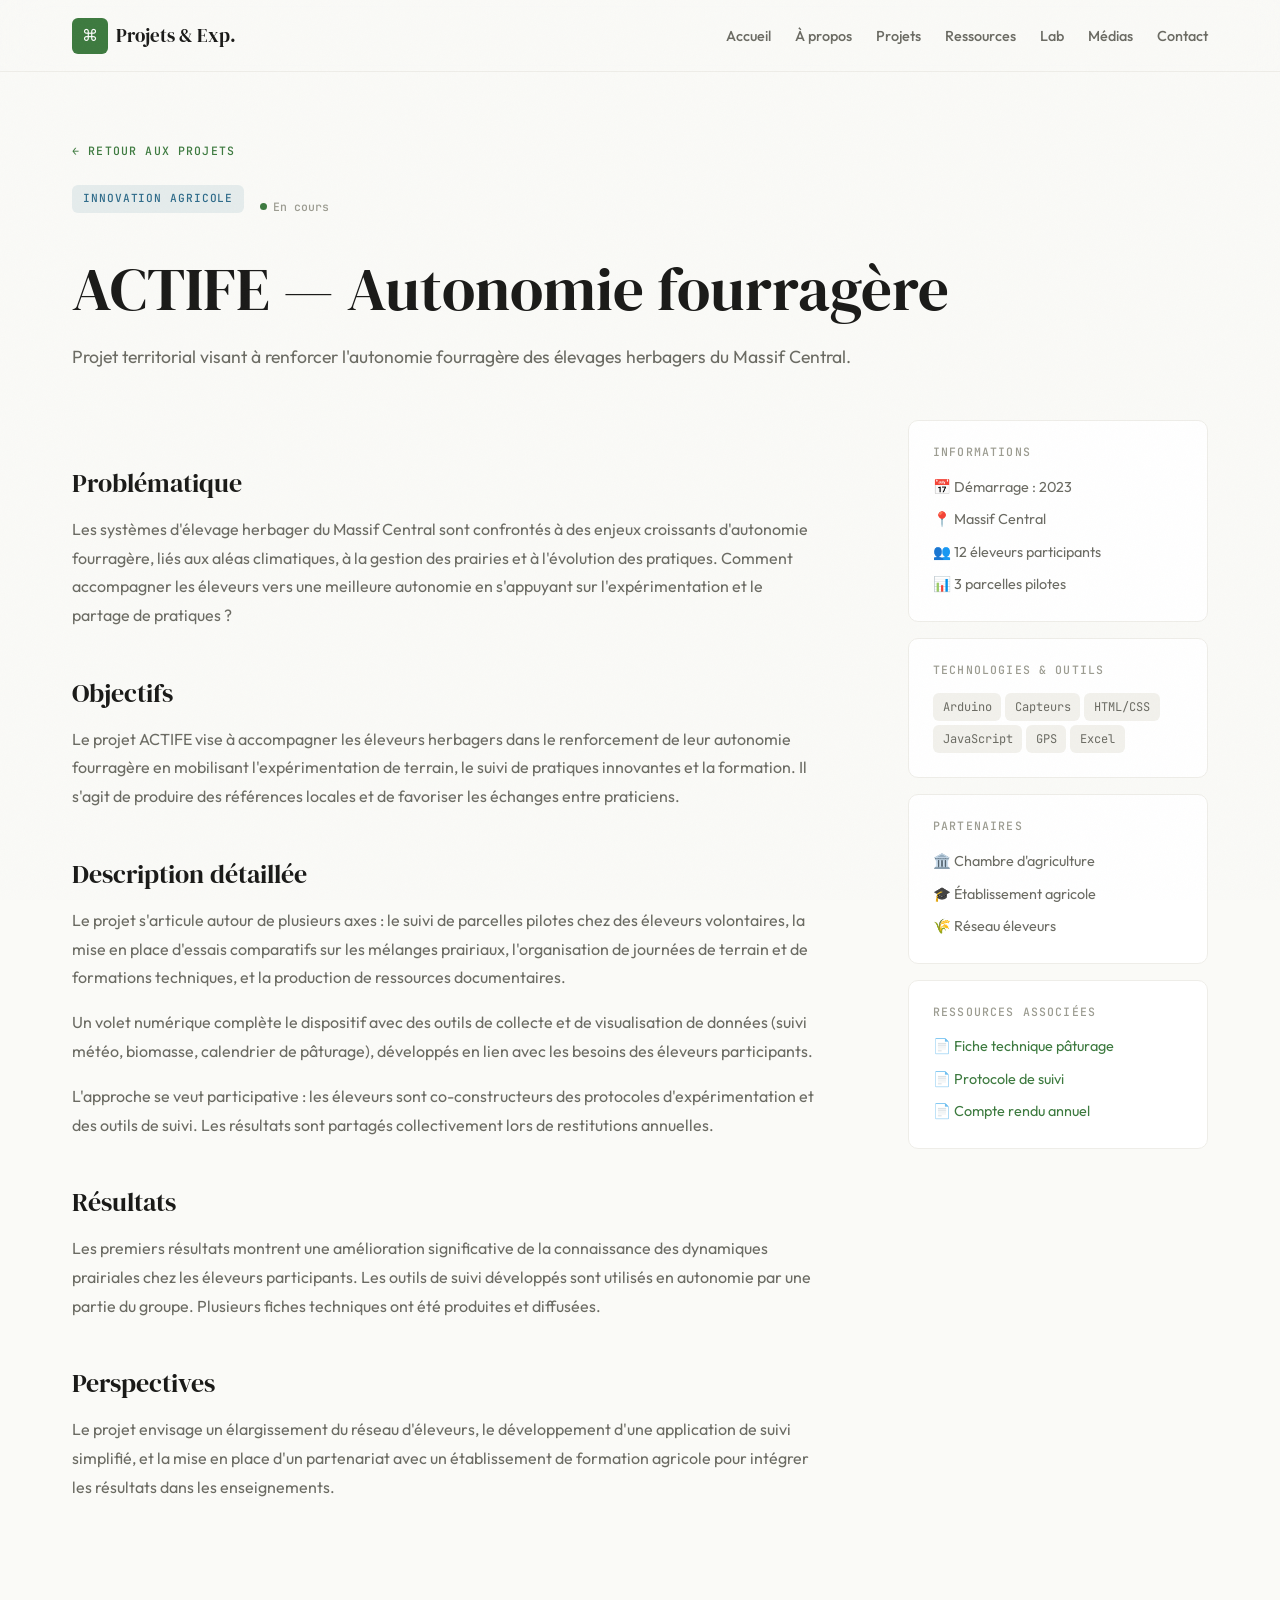
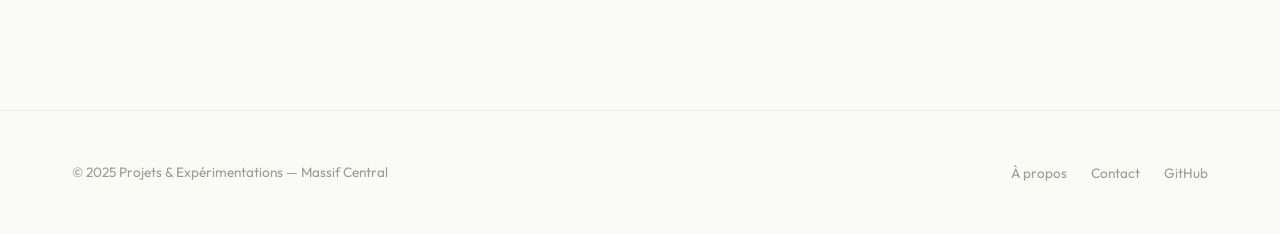
<file: projet-detail.html>
<!DOCTYPE html>
<html lang="fr">
<head>
  <meta charset="UTF-8">
  <meta name="viewport" content="width=device-width, initial-scale=1.0">
  <title>ACTIFE — Projets & Expérimentations</title>
  <link rel="stylesheet" href="style.css">
</head>
<body>

  <nav class="nav">
    <div class="container">
      <a href="index.html" class="nav-logo"><div class="logo-icon">⌘</div><span>Projets & Exp.</span></a>
      <ul class="nav-links">
        <li><a href="index.html">Accueil</a></li>
        <li><a href="a-propos.html">À propos</a></li>
        <li><a href="projets.html">Projets</a></li>
        <li><a href="ressources.html">Ressources</a></li>
        <li><a href="lab.html">Lab</a></li>
        <li><a href="medias.html">Médias</a></li>
        <li><a href="contact.html">Contact</a></li>
      </ul>
      <button class="nav-burger" aria-label="Menu"><span></span><span></span><span></span></button>
    </div>
  </nav>

  <div class="project-detail-header">
    <div class="container">
      <a href="projets.html" class="label fade-up" style="display:inline-flex;align-items:center;gap:6px;margin-bottom:var(--s-lg);color:var(--c-accent)">← Retour aux projets</a>
      <div class="project-detail-meta fade-up stagger-1">
        <span class="card-tag tag-innovation">Innovation agricole</span>
        <span class="card-status"><span class="status-dot status-active"></span> En cours</span>
      </div>
      <h1 class="fade-up stagger-2">ACTIFE — Autonomie fourragère</h1>
      <p class="fade-up stagger-3" style="color:var(--c-text-secondary);font-size:1.1rem;margin-top:var(--s-md)">
        Projet territorial visant à renforcer l'autonomie fourragère des élevages herbagers du Massif Central.
      </p>
    </div>
  </div>

  <section class="section" style="padding-top:0">
    <div class="container">
      <div class="project-detail-body">
        <div class="project-detail-content fade-up">
          <h3>Problématique</h3>
          <p>Les systèmes d'élevage herbager du Massif Central sont confrontés à des enjeux croissants d'autonomie fourragère, liés aux aléas climatiques, à la gestion des prairies et à l'évolution des pratiques. Comment accompagner les éleveurs vers une meilleure autonomie en s'appuyant sur l'expérimentation et le partage de pratiques ?</p>

          <h3>Objectifs</h3>
          <p>Le projet ACTIFE vise à accompagner les éleveurs herbagers dans le renforcement de leur autonomie fourragère en mobilisant l'expérimentation de terrain, le suivi de pratiques innovantes et la formation. Il s'agit de produire des références locales et de favoriser les échanges entre praticiens.</p>

          <h3>Description détaillée</h3>
          <p>Le projet s'articule autour de plusieurs axes : le suivi de parcelles pilotes chez des éleveurs volontaires, la mise en place d'essais comparatifs sur les mélanges prairiaux, l'organisation de journées de terrain et de formations techniques, et la production de ressources documentaires.</p>
          <p>Un volet numérique complète le dispositif avec des outils de collecte et de visualisation de données (suivi météo, biomasse, calendrier de pâturage), développés en lien avec les besoins des éleveurs participants.</p>
          <p>L'approche se veut participative : les éleveurs sont co-constructeurs des protocoles d'expérimentation et des outils de suivi. Les résultats sont partagés collectivement lors de restitutions annuelles.</p>

          <h3>Résultats</h3>
          <p>Les premiers résultats montrent une amélioration significative de la connaissance des dynamiques prairiales chez les éleveurs participants. Les outils de suivi développés sont utilisés en autonomie par une partie du groupe. Plusieurs fiches techniques ont été produites et diffusées.</p>

          <h3>Perspectives</h3>
          <p>Le projet envisage un élargissement du réseau d'éleveurs, le développement d'une application de suivi simplifié, et la mise en place d'un partenariat avec un établissement de formation agricole pour intégrer les résultats dans les enseignements.</p>
        </div>

        <aside class="project-sidebar fade-up stagger-2">
          <div class="sidebar-block">
            <h4>Informations</h4>
            <ul><li>📅 Démarrage : 2023</li><li>📍 Massif Central</li><li>👥 12 éleveurs participants</li><li>📊 3 parcelles pilotes</li></ul>
          </div>
          <div class="sidebar-block">
            <h4>Technologies & outils</h4>
            <div style="display:flex;flex-wrap:wrap;gap:var(--s-xs)">
              <span class="tech-tag">Arduino</span><span class="tech-tag">Capteurs</span><span class="tech-tag">HTML/CSS</span><span class="tech-tag">JavaScript</span><span class="tech-tag">GPS</span><span class="tech-tag">Excel</span>
            </div>
          </div>
          <div class="sidebar-block">
            <h4>Partenaires</h4>
            <ul><li>🏛️ Chambre d'agriculture</li><li>🎓 Établissement agricole</li><li>🌾 Réseau éleveurs</li></ul>
          </div>
          <div class="sidebar-block">
            <h4>Ressources associées</h4>
            <ul>
              <li><a href="ressources.html" style="color:var(--c-accent)">📄 Fiche technique pâturage</a></li>
              <li><a href="ressources.html" style="color:var(--c-accent)">📄 Protocole de suivi</a></li>
              <li><a href="ressources.html" style="color:var(--c-accent)">📄 Compte rendu annuel</a></li>
            </ul>
          </div>
        </aside>
      </div>
    </div>
  </section>

  <footer class="footer">
    <div class="container">
      <div class="footer-content">
        <span class="footer-text">© 2025 Projets & Expérimentations — Massif Central</span>
        <ul class="footer-links">
          <li><a href="a-propos.html">À propos</a></li>
          <li><a href="contact.html">Contact</a></li>
          <li><a href="https://github.com" target="_blank" rel="noopener">GitHub</a></li>
        </ul>
      </div>
    </div>
  </footer>
  <script src="main.js"></script>
</body>
</html>
</file>
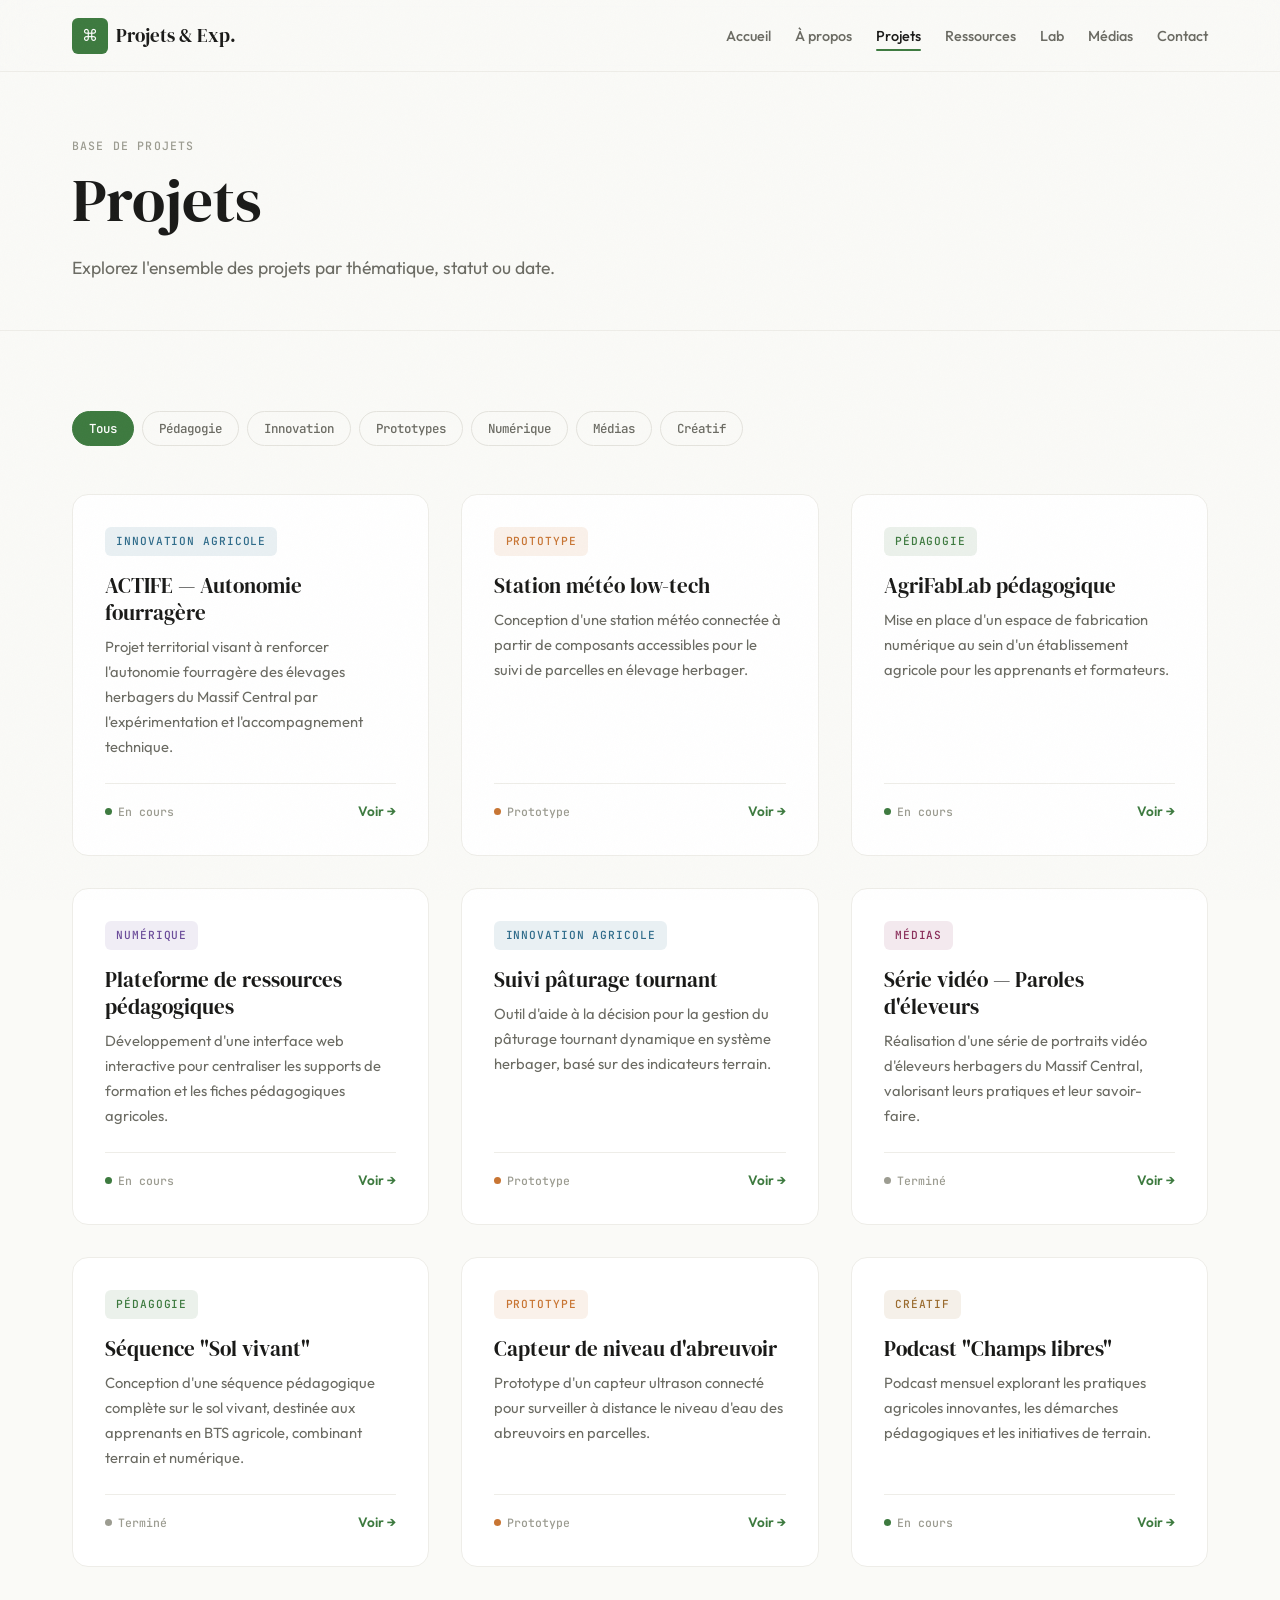
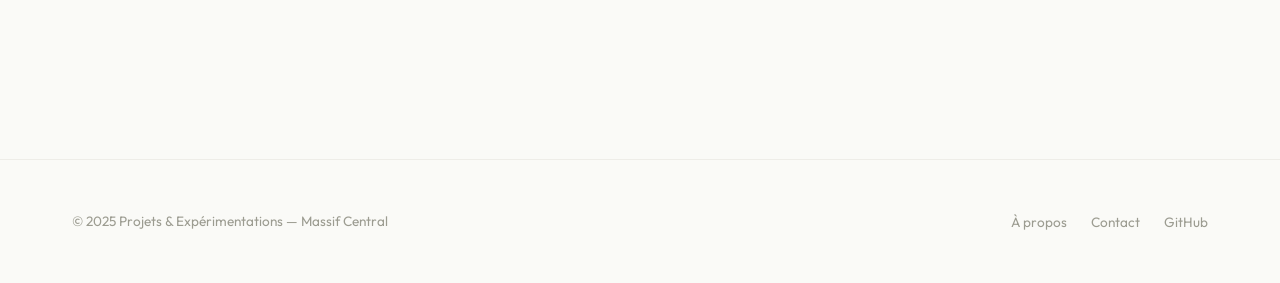
<file: projets.html>
<!DOCTYPE html>
<html lang="fr">
<head>
  <meta charset="UTF-8">
  <meta name="viewport" content="width=device-width, initial-scale=1.0">
  <title>Projets — Projets & Expérimentations</title>
  <link rel="stylesheet" href="style.css">
</head>
<body>

  <nav class="nav">
    <div class="container">
      <a href="index.html" class="nav-logo"><div class="logo-icon">⌘</div><span>Projets & Exp.</span></a>
      <ul class="nav-links">
        <li><a href="index.html">Accueil</a></li>
        <li><a href="a-propos.html">À propos</a></li>
        <li><a href="projets.html">Projets</a></li>
        <li><a href="ressources.html">Ressources</a></li>
        <li><a href="lab.html">Lab</a></li>
        <li><a href="medias.html">Médias</a></li>
        <li><a href="contact.html">Contact</a></li>
      </ul>
      <button class="nav-burger" aria-label="Menu"><span></span><span></span><span></span></button>
    </div>
  </nav>

  <div class="page-header">
    <div class="container">
      <span class="label fade-up">Base de projets</span>
      <h1 class="fade-up stagger-1">Projets</h1>
      <p class="fade-up stagger-2">Explorez l'ensemble des projets par thématique, statut ou date.</p>
    </div>
  </div>

  <section class="section" style="padding-top:var(--s-xl)">
    <div class="container">
      <div class="filter-bar fade-up">
        <button class="filter-btn active" data-filter="all">Tous</button>
        <button class="filter-btn" data-filter="pedagogie">Pédagogie</button>
        <button class="filter-btn" data-filter="innovation">Innovation</button>
        <button class="filter-btn" data-filter="prototype">Prototypes</button>
        <button class="filter-btn" data-filter="numerique">Numérique</button>
        <button class="filter-btn" data-filter="media">Médias</button>
        <button class="filter-btn" data-filter="creatif">Créatif</button>
      </div>

      <div class="grid-3">
        <div class="project-card fade-up visible" data-category="innovation" style="--card-accent:var(--c-tag-innovation)">
          <span class="card-tag tag-innovation">Innovation agricole</span>
          <h3 class="card-title">ACTIFE — Autonomie fourragère</h3>
          <p class="card-description">Projet territorial visant à renforcer l'autonomie fourragère des élevages herbagers du Massif Central par l'expérimentation et l'accompagnement technique.</p>
          <div class="card-meta"><span class="card-status"><span class="status-dot status-active"></span> En cours</span><a href="projet-detail.html" class="card-link">Voir →</a></div>
        </div>

        <div class="project-card fade-up visible" data-category="prototype" style="--card-accent:var(--c-tag-prototype)">
          <span class="card-tag tag-prototype">Prototype</span>
          <h3 class="card-title">Station météo low-tech</h3>
          <p class="card-description">Conception d'une station météo connectée à partir de composants accessibles pour le suivi de parcelles en élevage herbager.</p>
          <div class="card-meta"><span class="card-status"><span class="status-dot status-prototype"></span> Prototype</span><a href="projet-detail.html" class="card-link">Voir →</a></div>
        </div>

        <div class="project-card fade-up visible" data-category="pedagogie" style="--card-accent:var(--c-tag-pedagogy)">
          <span class="card-tag tag-pedagogy">Pédagogie</span>
          <h3 class="card-title">AgriFabLab pédagogique</h3>
          <p class="card-description">Mise en place d'un espace de fabrication numérique au sein d'un établissement agricole pour les apprenants et formateurs.</p>
          <div class="card-meta"><span class="card-status"><span class="status-dot status-active"></span> En cours</span><a href="projet-detail.html" class="card-link">Voir →</a></div>
        </div>

        <div class="project-card fade-up visible" data-category="numerique" style="--card-accent:var(--c-tag-numeric)">
          <span class="card-tag tag-numeric">Numérique</span>
          <h3 class="card-title">Plateforme de ressources pédagogiques</h3>
          <p class="card-description">Développement d'une interface web interactive pour centraliser les supports de formation et les fiches pédagogiques agricoles.</p>
          <div class="card-meta"><span class="card-status"><span class="status-dot status-active"></span> En cours</span><a href="projet-detail.html" class="card-link">Voir →</a></div>
        </div>

        <div class="project-card fade-up visible" data-category="innovation" style="--card-accent:var(--c-tag-innovation)">
          <span class="card-tag tag-innovation">Innovation agricole</span>
          <h3 class="card-title">Suivi pâturage tournant</h3>
          <p class="card-description">Outil d'aide à la décision pour la gestion du pâturage tournant dynamique en système herbager, basé sur des indicateurs terrain.</p>
          <div class="card-meta"><span class="card-status"><span class="status-dot status-prototype"></span> Prototype</span><a href="projet-detail.html" class="card-link">Voir →</a></div>
        </div>

        <div class="project-card fade-up visible" data-category="media" style="--card-accent:var(--c-tag-media)">
          <span class="card-tag tag-media">Médias</span>
          <h3 class="card-title">Série vidéo — Paroles d'éleveurs</h3>
          <p class="card-description">Réalisation d'une série de portraits vidéo d'éleveurs herbagers du Massif Central, valorisant leurs pratiques et leur savoir-faire.</p>
          <div class="card-meta"><span class="card-status"><span class="status-dot status-done"></span> Terminé</span><a href="projet-detail.html" class="card-link">Voir →</a></div>
        </div>

        <div class="project-card fade-up visible" data-category="pedagogie" style="--card-accent:var(--c-tag-pedagogy)">
          <span class="card-tag tag-pedagogy">Pédagogie</span>
          <h3 class="card-title">Séquence "Sol vivant"</h3>
          <p class="card-description">Conception d'une séquence pédagogique complète sur le sol vivant, destinée aux apprenants en BTS agricole, combinant terrain et numérique.</p>
          <div class="card-meta"><span class="card-status"><span class="status-dot status-done"></span> Terminé</span><a href="projet-detail.html" class="card-link">Voir →</a></div>
        </div>

        <div class="project-card fade-up visible" data-category="prototype" style="--card-accent:var(--c-tag-prototype)">
          <span class="card-tag tag-prototype">Prototype</span>
          <h3 class="card-title">Capteur de niveau d'abreuvoir</h3>
          <p class="card-description">Prototype d'un capteur ultrason connecté pour surveiller à distance le niveau d'eau des abreuvoirs en parcelles.</p>
          <div class="card-meta"><span class="card-status"><span class="status-dot status-prototype"></span> Prototype</span><a href="projet-detail.html" class="card-link">Voir →</a></div>
        </div>

        <div class="project-card fade-up visible" data-category="creatif" style="--card-accent:var(--c-tag-creative)">
          <span class="card-tag tag-creative">Créatif</span>
          <h3 class="card-title">Podcast "Champs libres"</h3>
          <p class="card-description">Podcast mensuel explorant les pratiques agricoles innovantes, les démarches pédagogiques et les initiatives de terrain.</p>
          <div class="card-meta"><span class="card-status"><span class="status-dot status-active"></span> En cours</span><a href="projet-detail.html" class="card-link">Voir →</a></div>
        </div>
      </div>
    </div>
  </section>

  <footer class="footer">
    <div class="container">
      <div class="footer-content">
        <span class="footer-text">© 2025 Projets & Expérimentations — Massif Central</span>
        <ul class="footer-links">
          <li><a href="a-propos.html">À propos</a></li>
          <li><a href="contact.html">Contact</a></li>
          <li><a href="https://github.com" target="_blank" rel="noopener">GitHub</a></li>
        </ul>
      </div>
    </div>
  </footer>
  <script src="main.js"></script>
</body>
</html>
</file>
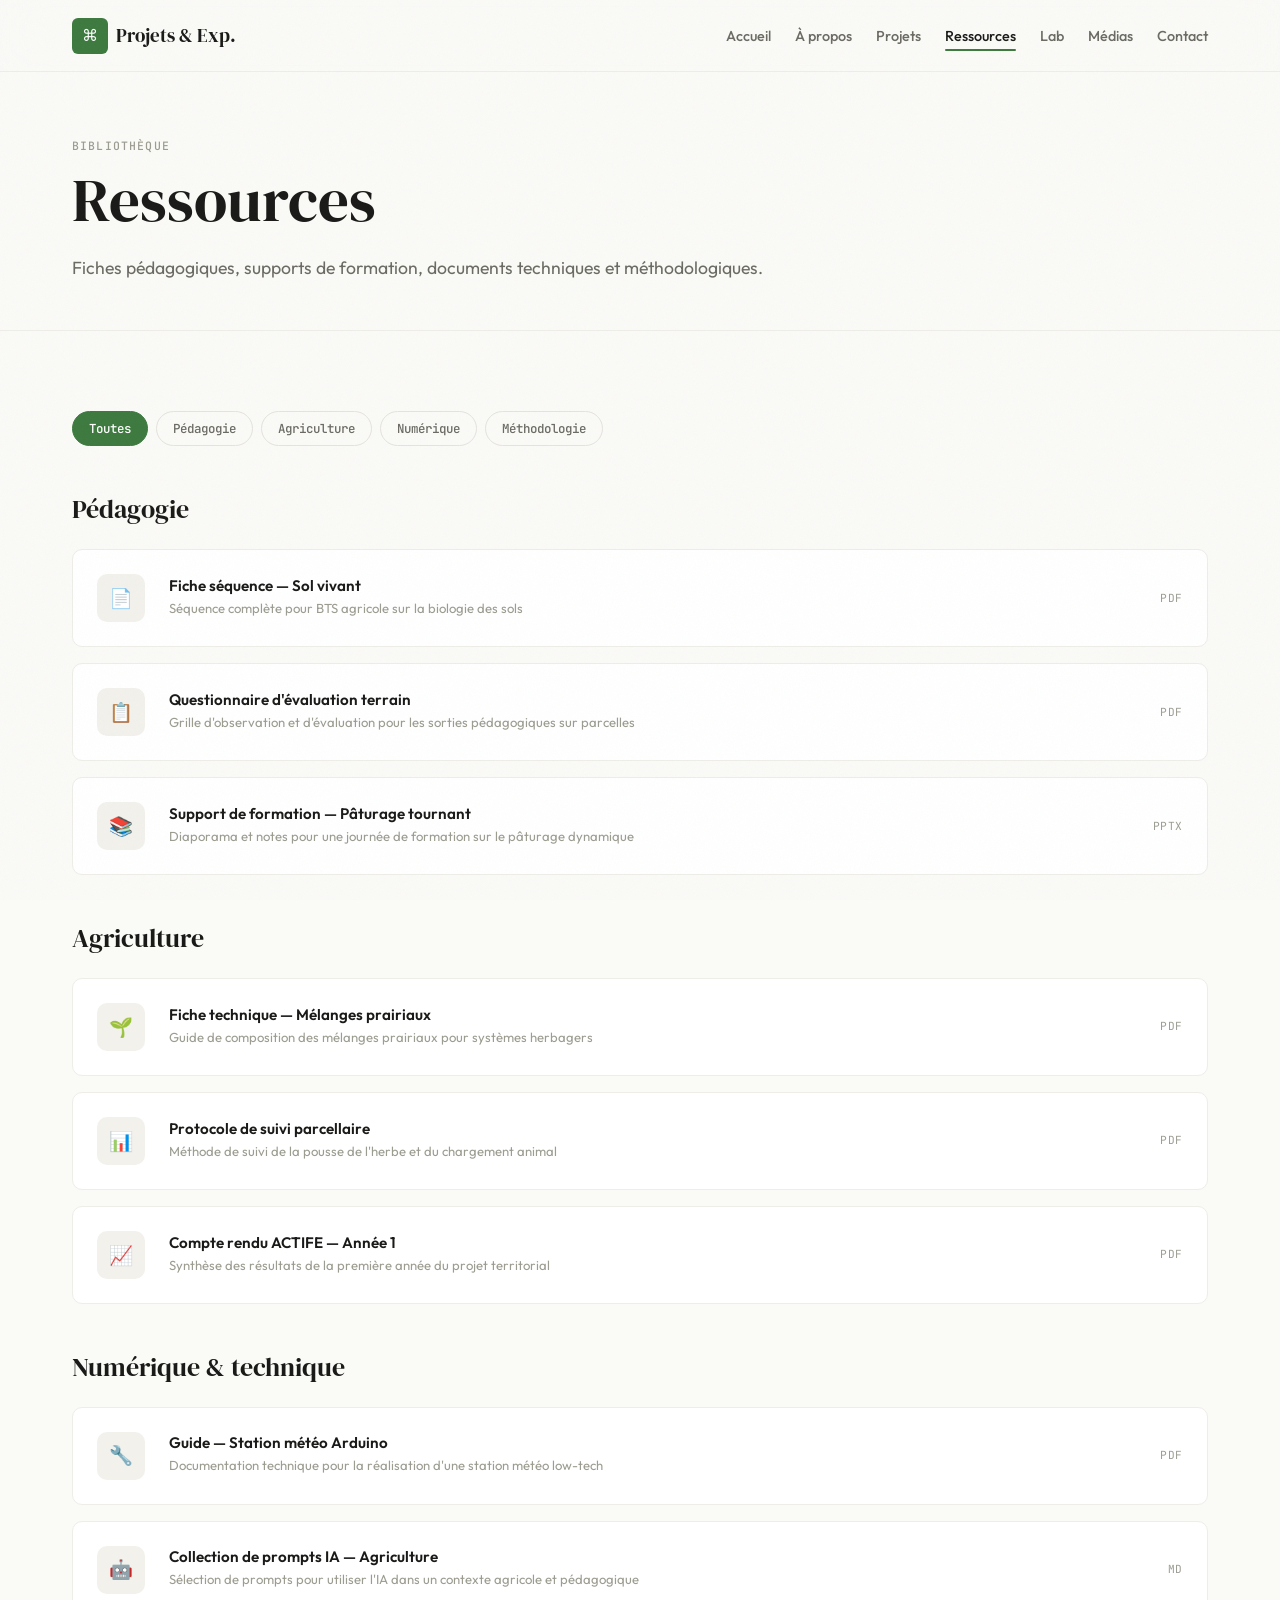
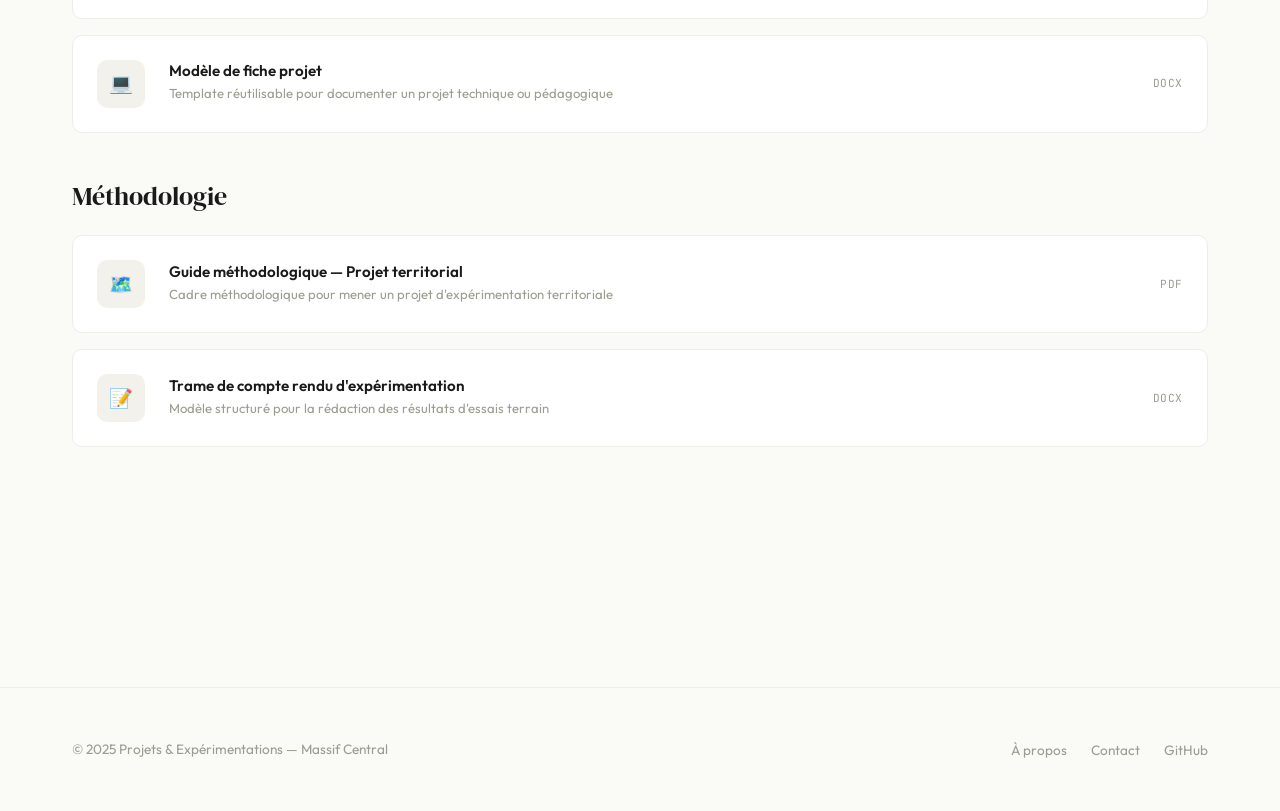
<file: ressources.html>
<!DOCTYPE html>
<html lang="fr">
<head>
  <meta charset="UTF-8">
  <meta name="viewport" content="width=device-width, initial-scale=1.0">
  <title>Ressources — Projets & Expérimentations</title>
  <link rel="stylesheet" href="style.css">
</head>
<body>

  <nav class="nav">
    <div class="container">
      <a href="index.html" class="nav-logo"><div class="logo-icon">⌘</div><span>Projets & Exp.</span></a>
      <ul class="nav-links">
        <li><a href="index.html">Accueil</a></li>
        <li><a href="a-propos.html">À propos</a></li>
        <li><a href="projets.html">Projets</a></li>
        <li><a href="ressources.html">Ressources</a></li>
        <li><a href="lab.html">Lab</a></li>
        <li><a href="medias.html">Médias</a></li>
        <li><a href="contact.html">Contact</a></li>
      </ul>
      <button class="nav-burger" aria-label="Menu"><span></span><span></span><span></span></button>
    </div>
  </nav>

  <div class="page-header">
    <div class="container">
      <span class="label fade-up">Bibliothèque</span>
      <h1 class="fade-up stagger-1">Ressources</h1>
      <p class="fade-up stagger-2">Fiches pédagogiques, supports de formation, documents techniques et méthodologiques.</p>
    </div>
  </div>

  <section class="section" style="padding-top:var(--s-xl)">
    <div class="container">
      <div class="filter-bar fade-up">
        <button class="filter-btn active" data-filter="all">Toutes</button>
        <button class="filter-btn" data-filter="pedagogie">Pédagogie</button>
        <button class="filter-btn" data-filter="agriculture">Agriculture</button>
        <button class="filter-btn" data-filter="numerique">Numérique</button>
        <button class="filter-btn" data-filter="methodologie">Méthodologie</button>
      </div>

      <div style="margin-bottom:var(--s-2xl)">
        <h3 class="fade-up" style="margin-bottom:var(--s-lg)">Pédagogie</h3>
        <div style="display:flex;flex-direction:column;gap:var(--s-md)">
          <div class="resource-card fade-up" data-category="pedagogie">
            <div class="resource-icon">📄</div>
            <div class="resource-info"><h4>Fiche séquence — Sol vivant</h4><p>Séquence complète pour BTS agricole sur la biologie des sols</p></div>
            <span class="resource-type">PDF</span>
          </div>
          <div class="resource-card fade-up" data-category="pedagogie">
            <div class="resource-icon">📋</div>
            <div class="resource-info"><h4>Questionnaire d'évaluation terrain</h4><p>Grille d'observation et d'évaluation pour les sorties pédagogiques sur parcelles</p></div>
            <span class="resource-type">PDF</span>
          </div>
          <div class="resource-card fade-up" data-category="pedagogie">
            <div class="resource-icon">📚</div>
            <div class="resource-info"><h4>Support de formation — Pâturage tournant</h4><p>Diaporama et notes pour une journée de formation sur le pâturage dynamique</p></div>
            <span class="resource-type">PPTX</span>
          </div>
        </div>
      </div>

      <div style="margin-bottom:var(--s-2xl)">
        <h3 class="fade-up" style="margin-bottom:var(--s-lg)">Agriculture</h3>
        <div style="display:flex;flex-direction:column;gap:var(--s-md)">
          <div class="resource-card fade-up" data-category="agriculture">
            <div class="resource-icon">🌱</div>
            <div class="resource-info"><h4>Fiche technique — Mélanges prairiaux</h4><p>Guide de composition des mélanges prairiaux pour systèmes herbagers</p></div>
            <span class="resource-type">PDF</span>
          </div>
          <div class="resource-card fade-up" data-category="agriculture">
            <div class="resource-icon">📊</div>
            <div class="resource-info"><h4>Protocole de suivi parcellaire</h4><p>Méthode de suivi de la pousse de l'herbe et du chargement animal</p></div>
            <span class="resource-type">PDF</span>
          </div>
          <div class="resource-card fade-up" data-category="agriculture">
            <div class="resource-icon">📈</div>
            <div class="resource-info"><h4>Compte rendu ACTIFE — Année 1</h4><p>Synthèse des résultats de la première année du projet territorial</p></div>
            <span class="resource-type">PDF</span>
          </div>
        </div>
      </div>

      <div style="margin-bottom:var(--s-2xl)">
        <h3 class="fade-up" style="margin-bottom:var(--s-lg)">Numérique & technique</h3>
        <div style="display:flex;flex-direction:column;gap:var(--s-md)">
          <div class="resource-card fade-up" data-category="numerique">
            <div class="resource-icon">🔧</div>
            <div class="resource-info"><h4>Guide — Station météo Arduino</h4><p>Documentation technique pour la réalisation d'une station météo low-tech</p></div>
            <span class="resource-type">PDF</span>
          </div>
          <div class="resource-card fade-up" data-category="numerique">
            <div class="resource-icon">🤖</div>
            <div class="resource-info"><h4>Collection de prompts IA — Agriculture</h4><p>Sélection de prompts pour utiliser l'IA dans un contexte agricole et pédagogique</p></div>
            <span class="resource-type">MD</span>
          </div>
          <div class="resource-card fade-up" data-category="numerique">
            <div class="resource-icon">💻</div>
            <div class="resource-info"><h4>Modèle de fiche projet</h4><p>Template réutilisable pour documenter un projet technique ou pédagogique</p></div>
            <span class="resource-type">DOCX</span>
          </div>
        </div>
      </div>

      <div style="margin-bottom:var(--s-2xl)">
        <h3 class="fade-up" style="margin-bottom:var(--s-lg)">Méthodologie</h3>
        <div style="display:flex;flex-direction:column;gap:var(--s-md)">
          <div class="resource-card fade-up" data-category="methodologie">
            <div class="resource-icon">🗺️</div>
            <div class="resource-info"><h4>Guide méthodologique — Projet territorial</h4><p>Cadre méthodologique pour mener un projet d'expérimentation territoriale</p></div>
            <span class="resource-type">PDF</span>
          </div>
          <div class="resource-card fade-up" data-category="methodologie">
            <div class="resource-icon">📝</div>
            <div class="resource-info"><h4>Trame de compte rendu d'expérimentation</h4><p>Modèle structuré pour la rédaction des résultats d'essais terrain</p></div>
            <span class="resource-type">DOCX</span>
          </div>
        </div>
      </div>
    </div>
  </section>

  <footer class="footer">
    <div class="container">
      <div class="footer-content">
        <span class="footer-text">© 2025 Projets & Expérimentations — Massif Central</span>
        <ul class="footer-links">
          <li><a href="a-propos.html">À propos</a></li>
          <li><a href="contact.html">Contact</a></li>
          <li><a href="https://github.com" target="_blank" rel="noopener">GitHub</a></li>
        </ul>
      </div>
    </div>
  </footer>
  <script src="main.js"></script>
</body>
</html>
</file>
<file: style.css>
@import url('https://fonts.googleapis.com/css2?family=DM+Serif+Display:ital@0;1&family=Outfit:wght@300;400;500;600;700&family=JetBrains+Mono:wght@400;500&display=swap');

:root {
  --c-bg: #FAFAF7;
  --c-bg-alt: #F2F1EC;
  --c-bg-card: #FFFFFF;
  --c-text: #1A1A18;
  --c-text-secondary: #6B6B63;
  --c-text-muted: #9C9C91;
  --c-border: #E4E3DD;
  --c-border-light: #EEEDE8;
  --c-accent: #3D7A3F;
  --c-accent-light: #E8F2E8;
  --c-accent-dark: #2D5A2F;
  --c-highlight: #C87533;
  --c-highlight-light: #FFF3E8;
  --c-tag-pedagogy: #3D7A3F;
  --c-tag-innovation: #2E6B8A;
  --c-tag-prototype: #C87533;
  --c-tag-numeric: #6B4C9A;
  --c-tag-media: #8A2E5A;
  --c-tag-creative: #9A6B2E;
  --f-display: 'DM Serif Display', Georgia, serif;
  --f-body: 'Outfit', system-ui, sans-serif;
  --f-mono: 'JetBrains Mono', monospace;
  --s-xs: 0.25rem; --s-sm: 0.5rem; --s-md: 1rem; --s-lg: 1.5rem;
  --s-xl: 2rem; --s-2xl: 3rem; --s-3xl: 4rem; --s-4xl: 6rem;
  --r-sm: 6px; --r-md: 10px; --r-lg: 16px; --r-xl: 24px;
  --shadow-sm: 0 1px 2px rgba(26,26,24,0.04);
  --shadow-md: 0 4px 12px rgba(26,26,24,0.06);
  --shadow-lg: 0 8px 30px rgba(26,26,24,0.08);
  --shadow-xl: 0 16px 50px rgba(26,26,24,0.1);
  --ease-out: cubic-bezier(0.16, 1, 0.3, 1);
  --ease-spring: cubic-bezier(0.34, 1.56, 0.64, 1);
  --t-fast: 200ms; --t-normal: 350ms; --t-slow: 600ms;
  --max-w: 1200px; --nav-h: 72px;
}

*, *::before, *::after { box-sizing: border-box; margin: 0; padding: 0; }
html { scroll-behavior: smooth; -webkit-font-smoothing: antialiased; -moz-osx-font-smoothing: grayscale; }

body {
  font-family: var(--f-body); font-weight: 400; color: var(--c-text);
  background: var(--c-bg); line-height: 1.7; font-size: 16px; overflow-x: hidden;
}

a { color: inherit; text-decoration: none; transition: color var(--t-fast) var(--ease-out); }
img { max-width: 100%; display: block; }

h1, h2, h3, h4 { font-family: var(--f-display); font-weight: 400; line-height: 1.2; }
h1 { font-size: clamp(2.4rem, 5vw, 3.8rem); }
h2 { font-size: clamp(1.8rem, 3.5vw, 2.6rem); }
h3 { font-size: clamp(1.3rem, 2.5vw, 1.6rem); }
h4 { font-size: 1.15rem; }
p { max-width: 68ch; }

.mono { font-family: var(--f-mono); font-size: 0.85em; letter-spacing: -0.02em; }
.label {
  font-family: var(--f-mono); font-size: 0.72rem; font-weight: 500;
  text-transform: uppercase; letter-spacing: 0.1em; color: var(--c-text-muted);
}

/* Layout */
.container { max-width: var(--max-w); margin: 0 auto; padding: 0 var(--s-xl); }
@media (max-width: 768px) { .container { padding: 0 var(--s-md); } }
.section { padding: var(--s-4xl) 0; }

.grid-2 { display: grid; grid-template-columns: repeat(2, 1fr); gap: var(--s-xl); }
.grid-3 { display: grid; grid-template-columns: repeat(3, 1fr); gap: var(--s-xl); }
@media (max-width: 900px) { .grid-3 { grid-template-columns: repeat(2, 1fr); } }
@media (max-width: 600px) { .grid-2, .grid-3 { grid-template-columns: 1fr; } }

/* ── NAV ── */
.nav {
  position: fixed; top: 0; left: 0; right: 0; height: var(--nav-h); z-index: 100;
  background: rgba(250,250,247,0.85); backdrop-filter: blur(20px); -webkit-backdrop-filter: blur(20px);
  border-bottom: 1px solid var(--c-border-light);
}
.nav .container { display: flex; align-items: center; justify-content: space-between; height: 100%; }

.nav-logo { display: flex; align-items: center; gap: var(--s-sm); font-family: var(--f-display); font-size: 1.2rem; }
.nav-logo .logo-icon {
  width: 36px; height: 36px; background: var(--c-accent); border-radius: var(--r-sm);
  display: flex; align-items: center; justify-content: center; color: white; font-size: 1rem;
}

.nav-links { display: flex; align-items: center; gap: var(--s-lg); list-style: none; }
.nav-links a {
  font-family: var(--f-body); font-size: 0.9rem; font-weight: 500;
  color: var(--c-text-secondary); position: relative; padding: var(--s-xs) 0;
}
.nav-links a::after {
  content: ''; position: absolute; bottom: -2px; left: 0; width: 0; height: 2px;
  background: var(--c-accent); border-radius: 1px; transition: width var(--t-normal) var(--ease-out);
}
.nav-links a:hover, .nav-links a.active { color: var(--c-text); }
.nav-links a:hover::after, .nav-links a.active::after { width: 100%; }

.nav-burger {
  display: none; flex-direction: column; gap: 5px; cursor: pointer;
  padding: var(--s-sm); background: none; border: none;
}
.nav-burger span { width: 22px; height: 2px; background: var(--c-text); border-radius: 2px; transition: all var(--t-normal) var(--ease-out); }

@media (max-width: 768px) {
  .nav-burger { display: flex; }
  .nav-links {
    position: fixed; top: var(--nav-h); left: 0; right: 0; background: var(--c-bg);
    flex-direction: column; padding: var(--s-xl); gap: var(--s-md);
    border-bottom: 1px solid var(--c-border);
    transform: translateY(-120%); transition: transform var(--t-slow) var(--ease-out); opacity: 0;
  }
  .nav-links.open { transform: translateY(0); opacity: 1; }
  .nav-links a { font-size: 1.1rem; }
}

/* ── HERO ── */
.hero {
  min-height: 92vh; display: flex; align-items: center;
  position: relative; overflow: hidden; padding-top: var(--nav-h);
}
.hero::before {
  content: ''; position: absolute; top: -30%; right: -10%; width: 700px; height: 700px;
  background: radial-gradient(ellipse, rgba(61,122,63,0.07) 0%, transparent 70%); pointer-events: none;
}
.hero::after {
  content: ''; position: absolute; bottom: -20%; left: -5%; width: 500px; height: 500px;
  background: radial-gradient(ellipse, rgba(200,117,51,0.05) 0%, transparent 70%); pointer-events: none;
}
.hero-content { position: relative; z-index: 1; max-width: 750px; }
.hero-eyebrow {
  font-family: var(--f-mono); font-size: 0.8rem; font-weight: 500; color: var(--c-accent);
  text-transform: uppercase; letter-spacing: 0.12em; margin-bottom: var(--s-lg);
  display: flex; align-items: center; gap: var(--s-sm);
}
.hero-eyebrow::before { content: ''; width: 28px; height: 2px; background: var(--c-accent); border-radius: 1px; }
.hero h1 { margin-bottom: var(--s-lg); }
.hero h1 em { font-style: italic; color: var(--c-accent); }
.hero-description { font-size: 1.15rem; line-height: 1.8; color: var(--c-text-secondary); margin-bottom: var(--s-2xl); }
.hero-actions { display: flex; gap: var(--s-md); flex-wrap: wrap; }
.hero-grid {
  position: absolute; right: 0; top: var(--nav-h); bottom: 0; width: 45%;
  display: grid; grid-template-columns: 1fr 1fr; grid-template-rows: 1fr 1fr 1fr;
  gap: var(--s-md); padding: var(--s-3xl) var(--s-xl); opacity: 0.12; pointer-events: none;
}
.hero-grid-item { border: 1px dashed var(--c-border); border-radius: var(--r-md); }
@media (max-width: 900px) { .hero-grid { display: none; } }

/* ── BUTTONS ── */
.btn {
  display: inline-flex; align-items: center; gap: var(--s-sm);
  padding: 0.75rem 1.5rem; font-family: var(--f-body); font-size: 0.9rem; font-weight: 600;
  border-radius: var(--r-md); border: none; cursor: pointer;
  transition: all var(--t-normal) var(--ease-out); text-decoration: none;
}
.btn-primary { background: var(--c-accent); color: white; }
.btn-primary:hover { background: var(--c-accent-dark); transform: translateY(-2px); box-shadow: var(--shadow-md); }
.btn-outline { background: transparent; color: var(--c-text); border: 1.5px solid var(--c-border); }
.btn-outline:hover { border-color: var(--c-accent); color: var(--c-accent); transform: translateY(-2px); }
.btn-sm { padding: 0.5rem 1rem; font-size: 0.82rem; }
.btn .arrow { transition: transform var(--t-fast) var(--ease-out); }
.btn:hover .arrow { transform: translateX(3px); }

/* ── SECTION HEADERS ── */
.section-header { margin-bottom: var(--s-2xl); }
.section-header .label { margin-bottom: var(--s-sm); display: block; }
.section-header h2 { margin-bottom: var(--s-md); }
.section-header p { color: var(--c-text-secondary); font-size: 1.05rem; }
.section-header-row { display: flex; justify-content: space-between; align-items: flex-end; flex-wrap: wrap; gap: var(--s-md); }

/* ── PROJECT CARDS ── */
.project-card {
  background: var(--c-bg-card); border: 1px solid var(--c-border-light); border-radius: var(--r-lg);
  padding: var(--s-xl); transition: all var(--t-normal) var(--ease-out);
  display: flex; flex-direction: column; position: relative; overflow: hidden;
}
.project-card::before {
  content: ''; position: absolute; top: 0; left: 0; right: 0; height: 3px;
  background: var(--card-accent, var(--c-accent)); opacity: 0; transition: opacity var(--t-normal) var(--ease-out);
}
.project-card:hover { border-color: var(--c-border); box-shadow: var(--shadow-lg); transform: translateY(-4px); }
.project-card:hover::before { opacity: 1; }

.card-tag {
  font-family: var(--f-mono); font-size: 0.7rem; font-weight: 500; text-transform: uppercase;
  letter-spacing: 0.08em; padding: 0.3rem 0.7rem; border-radius: var(--r-sm);
  display: inline-block; margin-bottom: var(--s-md); width: fit-content;
}
.tag-pedagogy { background: rgba(61,122,63,0.1); color: var(--c-tag-pedagogy); }
.tag-innovation { background: rgba(46,107,138,0.1); color: var(--c-tag-innovation); }
.tag-prototype { background: rgba(200,117,51,0.1); color: var(--c-tag-prototype); }
.tag-numeric { background: rgba(107,76,154,0.1); color: var(--c-tag-numeric); }
.tag-media { background: rgba(138,46,90,0.1); color: var(--c-tag-media); }
.tag-creative { background: rgba(154,107,46,0.1); color: var(--c-tag-creative); }

.card-title { font-family: var(--f-display); font-size: 1.3rem; margin-bottom: var(--s-sm); line-height: 1.3; }
.card-description { color: var(--c-text-secondary); font-size: 0.92rem; line-height: 1.7; flex: 1; margin-bottom: var(--s-lg); }
.card-meta { display: flex; justify-content: space-between; align-items: center; padding-top: var(--s-md); border-top: 1px solid var(--c-border-light); }
.card-status { font-family: var(--f-mono); font-size: 0.72rem; font-weight: 500; display: flex; align-items: center; gap: 6px; color: var(--c-text-muted); }
.status-dot { width: 7px; height: 7px; border-radius: 50%; }
.status-active { background: var(--c-accent); }
.status-prototype { background: var(--c-highlight); }
.status-done { background: var(--c-text-muted); }
.card-link { font-family: var(--f-body); font-size: 0.85rem; font-weight: 600; color: var(--c-accent); display: flex; align-items: center; gap: 4px; }
.card-link:hover { color: var(--c-accent-dark); }

/* ── CATEGORIES ── */
.categories-grid { display: grid; grid-template-columns: repeat(3, 1fr); gap: var(--s-md); }
@media (max-width: 900px) { .categories-grid { grid-template-columns: repeat(2, 1fr); } }
@media (max-width: 600px) { .categories-grid { grid-template-columns: 1fr; } }

.category-card {
  padding: var(--s-xl); border-radius: var(--r-lg); border: 1px solid var(--c-border-light);
  background: var(--c-bg-card); transition: all var(--t-normal) var(--ease-out);
  cursor: pointer; display: flex; align-items: flex-start; gap: var(--s-md);
}
.category-card:hover { border-color: var(--c-accent); box-shadow: var(--shadow-md); transform: translateY(-2px); }
.category-icon {
  width: 44px; height: 44px; border-radius: var(--r-md);
  display: flex; align-items: center; justify-content: center; flex-shrink: 0; font-size: 1.2rem;
}
.category-card h4 { font-family: var(--f-body); font-weight: 600; font-size: 0.95rem; margin-bottom: 4px; }
.category-card p { font-size: 0.82rem; color: var(--c-text-muted); line-height: 1.5; }

/* ── FILTER BAR ── */
.filter-bar { display: flex; gap: var(--s-sm); flex-wrap: wrap; margin-bottom: var(--s-2xl); }
.filter-btn {
  font-family: var(--f-mono); font-size: 0.78rem; font-weight: 500;
  padding: 0.5rem 1rem; border-radius: 100px; border: 1px solid var(--c-border);
  background: transparent; color: var(--c-text-secondary); cursor: pointer;
  transition: all var(--t-fast) var(--ease-out); text-transform: capitalize;
}
.filter-btn:hover { border-color: var(--c-accent); color: var(--c-accent); }
.filter-btn.active { background: var(--c-accent); border-color: var(--c-accent); color: white; }

/* ── RESOURCE CARDS ── */
.resource-card {
  display: flex; align-items: center; gap: var(--s-lg); padding: var(--s-lg);
  border: 1px solid var(--c-border-light); border-radius: var(--r-md);
  background: var(--c-bg-card); transition: all var(--t-normal) var(--ease-out);
}
.resource-card:hover { border-color: var(--c-border); box-shadow: var(--shadow-sm); transform: translateX(4px); }
.resource-icon {
  width: 48px; height: 48px; border-radius: var(--r-md); background: var(--c-bg-alt);
  display: flex; align-items: center; justify-content: center; flex-shrink: 0; font-size: 1.2rem;
}
.resource-info h4 { font-family: var(--f-body); font-weight: 600; font-size: 0.95rem; margin-bottom: 2px; }
.resource-info p { font-size: 0.82rem; color: var(--c-text-muted); }
.resource-type {
  margin-left: auto; font-family: var(--f-mono); font-size: 0.7rem;
  color: var(--c-text-muted); text-transform: uppercase; letter-spacing: 0.05em; flex-shrink: 0;
}

/* ── LAB CARDS ── */
.lab-card {
  background: var(--c-bg-card); border: 1px dashed var(--c-border); border-radius: var(--r-lg);
  padding: var(--s-xl); transition: all var(--t-normal) var(--ease-out); position: relative;
}
.lab-card::after {
  content: 'exp.'; position: absolute; top: var(--s-md); right: var(--s-md);
  font-family: var(--f-mono); font-size: 0.65rem; color: var(--c-text-muted);
  text-transform: uppercase; letter-spacing: 0.1em;
}
.lab-card:hover { border-color: var(--c-highlight); border-style: solid; box-shadow: var(--shadow-md); transform: translateY(-3px); }
.lab-card .card-tag { background: rgba(200,117,51,0.1); color: var(--c-highlight); }
.lab-card h4 { font-family: var(--f-display); font-size: 1.2rem; margin-bottom: var(--s-sm); }
.lab-card p { font-size: 0.88rem; color: var(--c-text-secondary); line-height: 1.6; }
.lab-status { font-family: var(--f-mono); font-size: 0.72rem; color: var(--c-highlight); margin-top: var(--s-md); display: flex; align-items: center; gap: 6px; }

/* ── MEDIA CARDS ── */
.media-card {
  background: var(--c-bg-card); border: 1px solid var(--c-border-light);
  border-radius: var(--r-lg); overflow: hidden; transition: all var(--t-normal) var(--ease-out);
}
.media-card:hover { box-shadow: var(--shadow-lg); transform: translateY(-4px); }
.media-thumb {
  width: 100%; height: 180px; background: var(--c-bg-alt);
  display: flex; align-items: center; justify-content: center;
  font-size: 2.5rem; color: var(--c-text-muted); position: relative;
}
.media-thumb .play-icon {
  width: 56px; height: 56px; border-radius: 50%; background: rgba(255,255,255,0.9);
  display: flex; align-items: center; justify-content: center; font-size: 1.2rem;
  box-shadow: var(--shadow-md); transition: transform var(--t-normal) var(--ease-spring);
}
.media-card:hover .play-icon { transform: scale(1.1); }
.media-body { padding: var(--s-lg); }
.media-body h4 { font-family: var(--f-display); font-size: 1.15rem; margin-bottom: var(--s-xs); }
.media-body p { font-size: 0.85rem; color: var(--c-text-secondary); line-height: 1.6; }
.media-meta { font-family: var(--f-mono); font-size: 0.7rem; color: var(--c-text-muted); margin-top: var(--s-sm); display: flex; gap: var(--s-md); }

/* ── ABOUT ── */
.about-hero { padding-top: calc(var(--nav-h) + var(--s-4xl)); padding-bottom: var(--s-3xl); }
.about-content { display: grid; grid-template-columns: 1fr 1.4fr; gap: var(--s-3xl); align-items: start; }
@media (max-width: 768px) { .about-content { grid-template-columns: 1fr; } }
.about-sidebar { position: sticky; top: calc(var(--nav-h) + var(--s-xl)); }
.about-avatar {
  width: 100%; aspect-ratio: 1; border-radius: var(--r-xl); background: var(--c-bg-alt);
  display: flex; align-items: center; justify-content: center; font-size: 4rem;
  margin-bottom: var(--s-xl); border: 1px solid var(--c-border-light);
}
.about-details { display: flex; flex-direction: column; gap: var(--s-md); }
.about-detail { display: flex; gap: var(--s-md); align-items: flex-start; }
.about-detail-icon {
  width: 36px; height: 36px; border-radius: var(--r-sm); background: var(--c-accent-light);
  display: flex; align-items: center; justify-content: center; flex-shrink: 0; font-size: 0.9rem;
}
.about-detail-text .label { display: block; margin-bottom: 2px; }
.about-detail-text span { font-size: 0.92rem; font-weight: 500; }
.about-text h3 { margin-top: var(--s-2xl); margin-bottom: var(--s-md); }
.about-text h3:first-child { margin-top: 0; }
.about-text p { color: var(--c-text-secondary); margin-bottom: var(--s-md); font-size: 1.02rem; }

.values-grid { display: grid; grid-template-columns: 1fr 1fr; gap: var(--s-md); margin-top: var(--s-lg); }
@media (max-width: 600px) { .values-grid { grid-template-columns: 1fr; } }
.value-item { padding: var(--s-lg); border: 1px solid var(--c-border-light); border-radius: var(--r-md); background: var(--c-bg-card); }
.value-item h4 { font-family: var(--f-body); font-weight: 600; font-size: 0.95rem; margin-bottom: 4px; }
.value-item p { font-size: 0.85rem; color: var(--c-text-muted); }

/* ── CONTACT ── */
.contact-grid { display: grid; grid-template-columns: 1fr 1.2fr; gap: var(--s-3xl); align-items: start; }
@media (max-width: 768px) { .contact-grid { grid-template-columns: 1fr; } }
.contact-info h3 { margin-bottom: var(--s-md); }
.contact-info p { color: var(--c-text-secondary); margin-bottom: var(--s-xl); }
.contact-methods { display: flex; flex-direction: column; gap: var(--s-md); }
.contact-method {
  display: flex; align-items: center; gap: var(--s-md); padding: var(--s-md);
  border: 1px solid var(--c-border-light); border-radius: var(--r-md);
  transition: all var(--t-fast) var(--ease-out);
}
.contact-method:hover { border-color: var(--c-accent); }
.contact-method-icon {
  width: 40px; height: 40px; border-radius: var(--r-sm); background: var(--c-accent-light);
  display: flex; align-items: center; justify-content: center; flex-shrink: 0;
}
.form-group { margin-bottom: var(--s-lg); }
.form-group label { display: block; font-family: var(--f-body); font-size: 0.88rem; font-weight: 600; margin-bottom: var(--s-sm); }
.form-group input, .form-group textarea, .form-group select {
  width: 100%; padding: 0.8rem 1rem; font-family: var(--f-body); font-size: 0.92rem;
  border: 1.5px solid var(--c-border); border-radius: var(--r-md);
  background: var(--c-bg-card); color: var(--c-text);
  transition: border-color var(--t-fast) var(--ease-out); outline: none;
}
.form-group input:focus, .form-group textarea:focus, .form-group select:focus {
  border-color: var(--c-accent); box-shadow: 0 0 0 3px var(--c-accent-light);
}
.form-group textarea { min-height: 140px; resize: vertical; }
.form-row { display: grid; grid-template-columns: 1fr 1fr; gap: var(--s-md); }
@media (max-width: 600px) { .form-row { grid-template-columns: 1fr; } }

/* ── PAGE HEADERS ── */
.page-header {
  padding-top: calc(var(--nav-h) + var(--s-3xl)); padding-bottom: var(--s-2xl);
  border-bottom: 1px solid var(--c-border-light); margin-bottom: var(--s-2xl);
}
.page-header .label { margin-bottom: var(--s-sm); display: block; }
.page-header p { color: var(--c-text-secondary); font-size: 1.1rem; margin-top: var(--s-md); }

/* ── PROJECT DETAIL ── */
.project-detail-header { padding-top: calc(var(--nav-h) + var(--s-3xl)); padding-bottom: var(--s-2xl); }
.project-detail-meta { display: flex; gap: var(--s-md); align-items: center; flex-wrap: wrap; margin-bottom: var(--s-lg); }
.project-detail-body { display: grid; grid-template-columns: 1fr 300px; gap: var(--s-3xl); align-items: start; }
@media (max-width: 768px) { .project-detail-body { grid-template-columns: 1fr; } }
.project-detail-content h3 { margin-top: var(--s-2xl); margin-bottom: var(--s-md); }
.project-detail-content p { color: var(--c-text-secondary); margin-bottom: var(--s-md); font-size: 1rem; line-height: 1.8; }
.project-sidebar { position: sticky; top: calc(var(--nav-h) + var(--s-xl)); }
.sidebar-block {
  padding: var(--s-lg); border: 1px solid var(--c-border-light); border-radius: var(--r-md);
  margin-bottom: var(--s-md); background: var(--c-bg-card);
}
.sidebar-block h4 {
  font-family: var(--f-mono); font-size: 0.72rem; font-weight: 500;
  text-transform: uppercase; letter-spacing: 0.1em; color: var(--c-text-muted); margin-bottom: var(--s-md);
}
.sidebar-block ul { list-style: none; display: flex; flex-direction: column; gap: var(--s-sm); }
.sidebar-block li { font-size: 0.9rem; color: var(--c-text-secondary); display: flex; align-items: center; gap: var(--s-sm); }
.tech-tag {
  font-family: var(--f-mono); font-size: 0.75rem; padding: 0.25rem 0.6rem;
  border-radius: var(--r-sm); background: var(--c-bg-alt); color: var(--c-text-secondary); display: inline-block;
}

/* ── FOOTER ── */
.footer { margin-top: var(--s-4xl); padding: var(--s-2xl) 0; border-top: 1px solid var(--c-border-light); }
.footer-content { display: flex; justify-content: space-between; align-items: center; flex-wrap: wrap; gap: var(--s-md); }
.footer-text { font-size: 0.85rem; color: var(--c-text-muted); }
.footer-links { display: flex; gap: var(--s-lg); list-style: none; }
.footer-links a { font-size: 0.85rem; color: var(--c-text-muted); }
.footer-links a:hover { color: var(--c-accent); }

/* ── ANIMATIONS ── */
.fade-up {
  opacity: 0; transform: translateY(24px);
  transition: opacity var(--t-slow) var(--ease-out), transform var(--t-slow) var(--ease-out);
}
.fade-up.visible { opacity: 1; transform: translateY(0); }
.stagger-1 { transition-delay: 80ms; }
.stagger-2 { transition-delay: 160ms; }
.stagger-3 { transition-delay: 240ms; }
.stagger-4 { transition-delay: 320ms; }
.stagger-5 { transition-delay: 400ms; }
.stagger-6 { transition-delay: 480ms; }

/* Grain overlay */
body::after {
  content: ''; position: fixed; top: 0; left: 0; right: 0; bottom: 0;
  pointer-events: none; z-index: 9999; opacity: 0.025;
  background-image: url("data:image/svg+xml,%3Csvg viewBox='0 0 256 256' xmlns='http://www.w3.org/2000/svg'%3E%3Cfilter id='noise'%3E%3CfeTurbulence type='fractalNoise' baseFrequency='0.9' numOctaves='4' stitchTiles='stitch'/%3E%3C/filter%3E%3Crect width='100%25' height='100%25' filter='url(%23noise)'/%3E%3C/svg%3E");
  background-repeat: repeat; background-size: 256px 256px;
}

/* Scroll indicator */
.scroll-indicator { position: absolute; bottom: var(--s-2xl); left: var(--s-xl); display: flex; flex-direction: column; align-items: center; gap: var(--s-sm); }
.scroll-indicator span { font-family: var(--f-mono); font-size: 0.65rem; text-transform: uppercase; letter-spacing: 0.15em; color: var(--c-text-muted); writing-mode: vertical-lr; }
.scroll-line { width: 1px; height: 40px; background: var(--c-border); position: relative; overflow: hidden; }
.scroll-line::after { content: ''; position: absolute; top: -100%; left: 0; width: 100%; height: 50%; background: var(--c-accent); animation: scrollDown 2s var(--ease-out) infinite; }
@keyframes scrollDown { 0% { top: -50%; } 100% { top: 150%; } }
</file>
